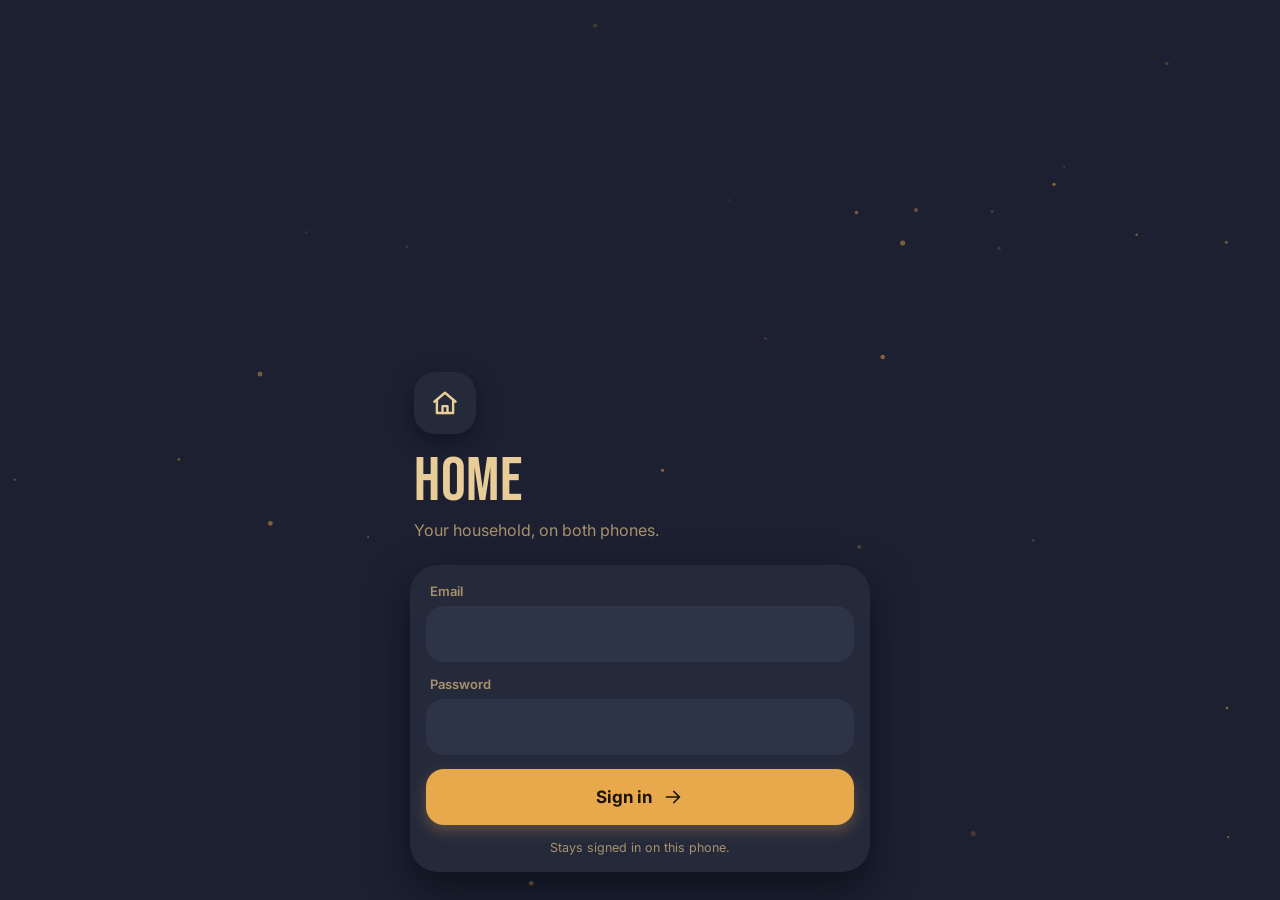
<file: index.html>
<!doctype html>
<html lang="en" class="t-night">
<head>
<meta charset="utf-8">
<meta name="viewport" content="width=device-width,initial-scale=1,viewport-fit=cover">
<meta name="theme-color" content="#272D3F">
<meta name="apple-mobile-web-app-capable" content="yes">
<meta name="mobile-web-app-capable" content="yes">
<meta name="apple-mobile-web-app-status-bar-style" content="black-translucent">
<meta name="apple-mobile-web-app-title" content="Home">
<meta name="robots" content="noindex">
<title>Home</title>
<link rel="manifest" href="manifest.webmanifest">
<link rel="apple-touch-icon" href="icons/apple-touch-icon.png?v=3">
<link rel="icon" type="image/png" href="icons/icon-192.png">
<link rel="preconnect" href="https://fonts.googleapis.com">
<link rel="preconnect" href="https://fonts.gstatic.com" crossorigin>
<link rel="stylesheet" href="https://fonts.googleapis.com/css2?family=Bebas+Neue&family=DM+Mono:wght@400;500&family=Inter:wght@400;500;600;700&family=Nunito:wght@500;600;700;800&display=swap">
<link rel="stylesheet" href="css/app.css">
<script src="js/boot.js"></script>
<script src="config.js"></script>
<script type="module" src="js/app.js"></script>
</head>
<body>
<div id="app"></div>
<noscript>Home needs JavaScript turned on.</noscript>
</body>
</html>
</file>
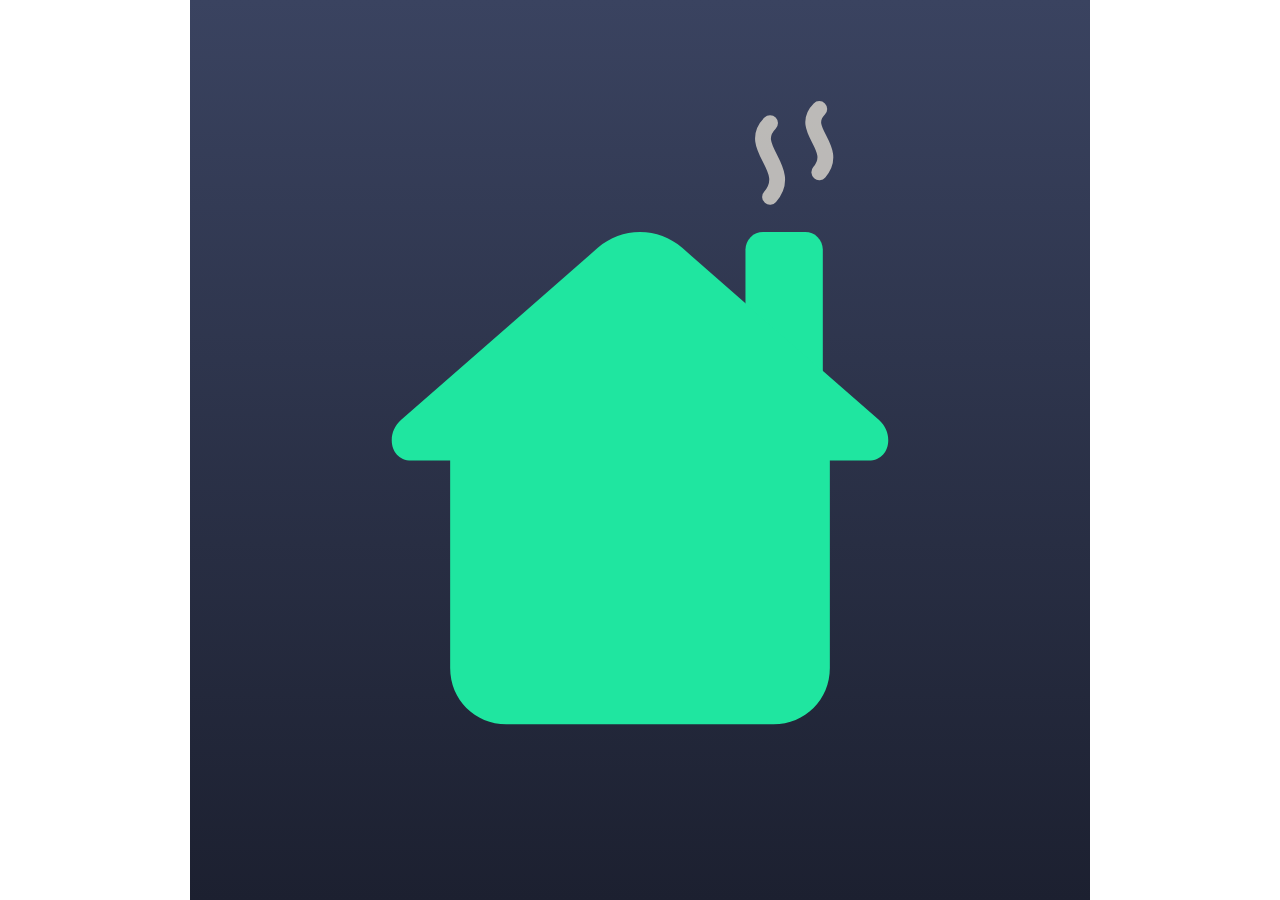
<file: tools/icon.html>
<!doctype html>
<!-- Source for icons/*.png. tools/shots.sh icons renders each theme at 512 and scales down.
     ?theme=night (default) | blush | roast -->
<html><head><meta charset="utf-8"><style>
html,body{margin:0;height:100%;overflow:hidden}
body{display:grid;place-items:center}
svg{width:100%;height:100%}
</style></head><body>
<script>
var t = new URLSearchParams(location.search).get('theme') || 'night';
var S = {
  night: '<defs><linearGradient id="g" x1="0" y1="0" x2="0" y2="1"><stop offset="0" stop-color="#3A4360"/><stop offset="1" stop-color="#1C2030"/></linearGradient></defs>' +
    '<rect width="512" height="512" fill="url(#g)"/>' +
    // chimney (behind roof), solid rounded house, wavy smoke lines
    '<rect x="316" y="132" width="44" height="100" rx="10" fill="#1FE6A0"/>' +
    '<path d="M256 112c9 0 17 3 24 9l112 98c9 8 6 23-6 23h-22v118c0 18-14 32-32 32H180c-18 0-32-14-32-32V242h-22c-12 0-15-15-6-23l112-98c7-6 15-9 24-9z" fill="#1FE6A0" transform="translate(0 20)"/>' +
    '<path d="M330 70c-14 14 14 26 0 42M358 62c-12 12 12 22 0 36" fill="none" stroke="#E8E3D7" stroke-width="9" stroke-linecap="round" opacity=".75"/>',
  blush: '<defs><linearGradient id="g" x1="0" y1="0" x2="0" y2="1"><stop offset="0" stop-color="#F9D3DF"/><stop offset="1" stop-color="#EE9CB7"/></linearGradient></defs>' +
    '<rect width="512" height="512" fill="url(#g)"/>' +
    // soft rounded house
    '<path d="M256 112c9 0 17 3 24 9l112 98c9 8 6 23-6 23h-22v118c0 18-14 32-32 32H180c-18 0-32-14-32-32V242h-22c-12 0-15-15-6-23l112-98c7-6 15-9 24-9z" fill="#FFF8F9"/>' +
    // heart
    '<path d="M256 352c-4 0-8-2-11-4-27-21-55-43-55-72 0-19 14-33 32-33 14 0 26 8 34 20 8-12 20-20 34-20 18 0 32 14 32 33 0 29-28 51-55 72-3 2-7 4-11 4z" fill="#E0688F"/>' +
    // sparkles
    '<path d="M400 120l7 17 17 7-17 7-7 17-7-17-17-7 17-7z" fill="#FFF8F9" opacity=".9"/>' +
    '<circle cx="118" cy="150" r="9" fill="#FFF8F9" opacity=".75"/>',
  roast: '<defs><linearGradient id="g" x1="0" y1="0" x2="0" y2="1"><stop offset="0" stop-color="#64564B"/><stop offset="1" stop-color="#3E342E"/></linearGradient></defs>' +
    '<rect width="512" height="512" fill="url(#g)"/>' +
    '<path d="M256 112c9 0 17 3 24 9l112 98c9 8 6 23-6 23h-22v118c0 18-14 32-32 32H180c-18 0-32-14-32-32V242h-22c-12 0-15-15-6-23l112-98c7-6 15-9 24-9z" fill="#EDE6D9"/>' +
    // rounded door in turquoise with a knob
    '<rect x="220" y="262" width="72" height="110" rx="30" fill="#00DDE8"/>' +
    '<circle cx="272" cy="320" r="6" fill="#05292B"/>' +
    // steam curls
    '<path d="M376 92c-14 14 14 26 0 42M404 100c-12 12 12 22 0 36" fill="none" stroke="#EDE6D9" stroke-width="9" stroke-linecap="round" opacity=".7"/>'
};
document.body.innerHTML = '<svg viewBox="0 0 512 512" xmlns="http://www.w3.org/2000/svg" aria-hidden="true">' + (S[t] || S.night) + '</svg>';
</script>
</body></html>
</file>
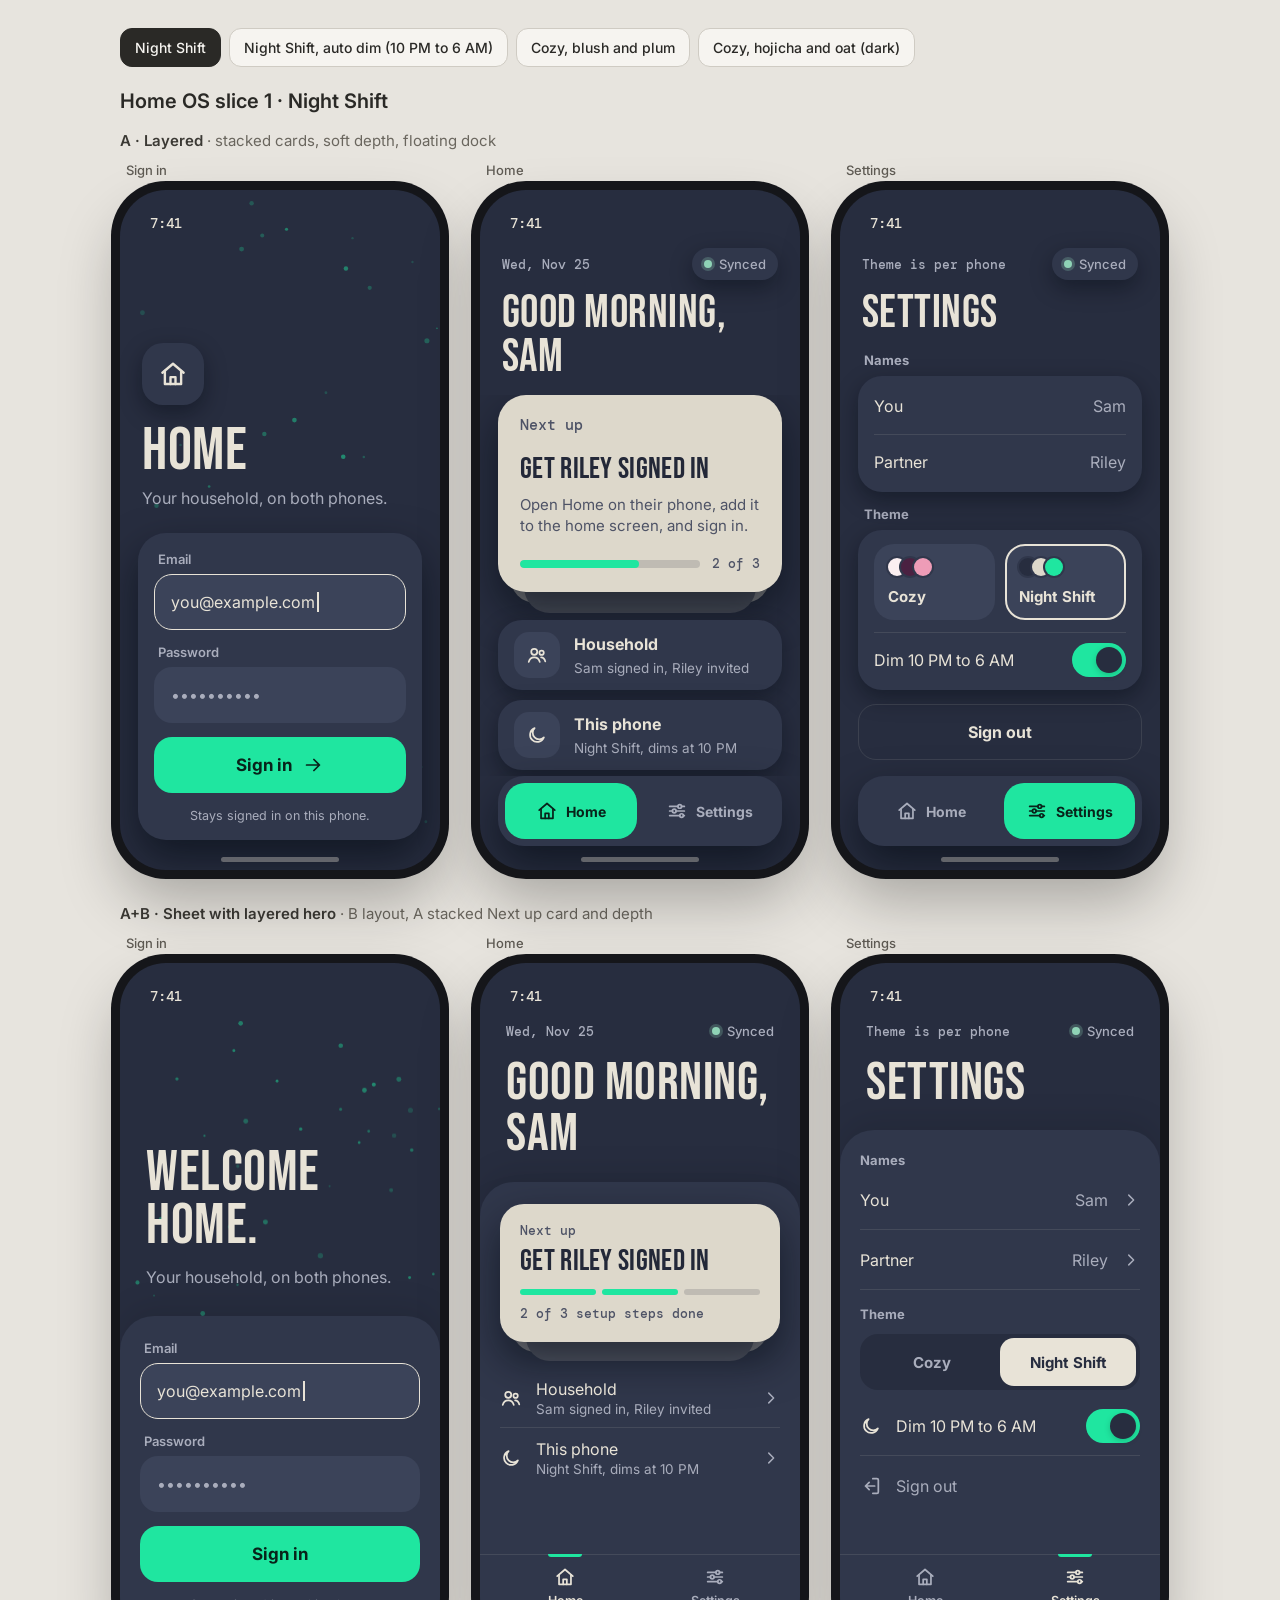
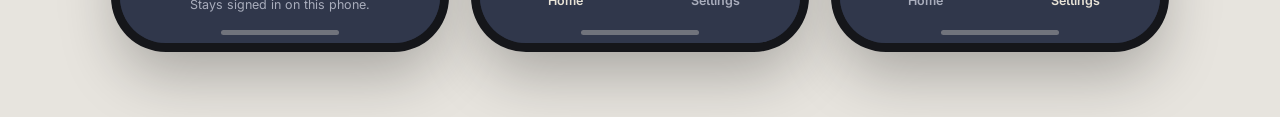
<file: design/mockups/slice1.html>
<!doctype html>
<html lang="en">
<head>
<meta charset="utf-8">
<meta name="viewport" content="width=device-width,initial-scale=1">
<title>Home OS slice 1 mockups (A chosen)</title>
<link href="https://fonts.googleapis.com/css2?family=Bebas+Neue&family=DM+Mono:wght@400;500&family=Inter:wght@400;500;600&family=Nunito:wght@500;600;700;800&display=swap" rel="stylesheet">
<style>
*{box-sizing:border-box}
body{margin:0;background:#E7E4DE;font-family:Inter,system-ui,sans-serif;color:#2A2926;padding:28px 32px 40px}
.bar{display:flex;flex-wrap:wrap;gap:8px;align-items:center;margin:0 auto 22px;max-width:1040px}
.bar button{font:500 14px Inter;padding:10px 14px;border-radius:12px;border:1px solid #CFCBC3;background:#F6F4F0;color:#2A2926;cursor:pointer}
.bar button[aria-pressed=true]{background:#2A2926;color:#F6F4F0;border-color:#2A2926}
.shot .bar{display:none}
.title{max-width:1040px;margin:0 auto 18px;font:600 20px Inter}
.rowlab{max-width:1040px;margin:0 auto 12px;font:600 15px Inter;color:#3B3934}
.rowlab span{font-weight:400;color:#6A665E}
.row{display:grid;grid-template-columns:repeat(3,320px);gap:40px;justify-content:center;margin-bottom:34px}
.cap{font:500 13px Inter;color:#5F5B54;margin:0 0 12px 6px}

/* ---------- themes: 60 main / 30 text+surface / 10 accent ---------- */
.t-night{--bg:#272D3F;--s1:#30374B;--s2:#3B4359;--ink:#E8E3D7;--ink2:#A9ADBC;--hero:#DDD8CB;--hero-ink:#232838;--hero-ink2:#4E5366;--acc:#1FE6A0;--on-acc:#08231A;--ok:#8FD3B6;--line:rgba(243,238,226,.10);--sh:0 18px 40px rgba(2,7,15,.55);--sh-soft:0 8px 22px rgba(2,7,15,.40);
  --f-head:'Bebas Neue',sans-serif;--f-body:Inter,sans-serif;--f-num:'DM Mono',monospace;--h1:46px;--h1b:54px;--h2:30px;--hw:400;--ht:.01em;--hl:.95}
.t-dim{--bg:#1C2030;--s1:#252A3B;--s2:#2E3447;--ink:#E9CD98;--ink2:#A8916C;--hero:#2C2317;--hero-ink:#F0D6A4;--hero-ink2:#C2A77B;--acc:#E8A84C;--on-acc:#1C1306;--ok:#BDB57C;--line:rgba(233,205,152,.10)}
.t-cozy{--f-head:Nunito,sans-serif;--f-body:Nunito,sans-serif;--f-num:Nunito,sans-serif;--h1:30px;--h1b:36px;--h2:23px;--hw:800;--ht:-.015em;--hl:1.08}
.t-blush{--bg:#FBEFF1;--s1:#FFF8F9;--s2:#F6E2E8;--ink:#4A2141;--ink2:#83607A;--hero:#4A2141;--hero-ink:#FBEFF1;--hero-ink2:#DDBFD1;--acc:#EE9CB7;--on-acc:#3E1A36;--ok:#4F8A64;--line:rgba(74,33,65,.11);--sh:0 18px 36px rgba(74,33,65,.16);--sh-soft:0 8px 20px rgba(74,33,65,.08)}
.t-roast{--bg:#4A3F38;--s1:#56493F;--s2:#64564B;--ink:#EDE6D9;--ink2:#CBBFB0;--hero:#D9D1C3;--hero-ink:#3A302A;--hero-ink2:#6B5D52;--acc:#00DDE8;--on-acc:#05292B;--ok:#9FD0A8;--line:rgba(237,230,217,.11);--sh:0 18px 38px rgba(20,14,10,.42);--sh-soft:0 8px 20px rgba(20,14,10,.28)}

/* ---------- phone frame ---------- */
.ph{width:320px;height:680px;border-radius:46px;background:var(--bg);color:var(--ink);position:relative;overflow:hidden;display:flex;flex-direction:column;box-shadow:0 0 0 9px #15161A,0 30px 60px rgba(0,0,0,.28);font-family:var(--f-body);-webkit-font-smoothing:antialiased}
.ph::after{content:"";position:absolute;left:50%;bottom:8px;width:118px;height:5px;margin-left:-59px;border-radius:3px;background:var(--ink);opacity:.35;z-index:5}
.sb{height:46px;flex:none;display:flex;align-items:flex-end;padding:0 30px 4px;font:500 14px var(--f-num);position:relative;z-index:2}
h1,h2{font-family:var(--f-head);font-weight:var(--hw);letter-spacing:var(--ht);line-height:var(--hl);margin:0}
h1{font-size:var(--h1)}
.num{font-family:var(--f-num)}
.eyebrow{font:500 13px/1 var(--f-num);color:var(--ink2);margin:0 0 10px}
svg.i{width:22px;height:22px;fill:none;stroke:currentColor;stroke-width:1.9;stroke-linecap:round;stroke-linejoin:round;flex:none}
main{flex:1;min-height:0;overflow:hidden;position:relative;z-index:1}

/* motion: press + entrance */
.press{transition:transform .16s cubic-bezier(.2,.8,.2,1),background-color .2s,box-shadow .2s;cursor:pointer;-webkit-tap-highlight-color:transparent}
.press:active{transform:scale(.97)}
.rise{animation:rise .55s cubic-bezier(.2,.8,.2,1) both}
.rise.d1{animation-delay:.06s}.rise.d2{animation-delay:.12s}.rise.d3{animation-delay:.18s}
@keyframes rise{from{opacity:0;transform:translateY(12px)}to{opacity:1;transform:none}}
.shot .rise,.shot .in.focus::after{animation:none}
@media (prefers-reduced-motion:reduce){.rise{animation:none}.press{transition:none}.press:active{transform:none}}

/* shared controls */
.sync{display:inline-flex;align-items:center;gap:7px;font:500 13px var(--f-body);color:var(--ink2);white-space:nowrap}
.sync i{width:8px;height:8px;border-radius:50%;background:var(--ok);box-shadow:0 0 0 3px color-mix(in srgb,var(--ok) 25%,transparent)}
.pri{width:100%;height:56px;border:0;border-radius:18px;background:var(--acc);color:var(--on-acc);font:700 17px var(--f-body);display:flex;align-items:center;justify-content:center;gap:10px}
.lbl{font:600 13px var(--f-body);color:var(--ink2);margin:0 0 7px 4px;display:block}
.in{height:56px;border-radius:18px;background:var(--s2);border:1.5px solid transparent;padding:0 16px;display:flex;align-items:center;font-size:16px;color:var(--ink2);margin-bottom:14px}
.in.focus{border-color:var(--ink);color:var(--ink)}
.in.focus::after{content:"";width:2px;height:20px;background:var(--ink);margin-left:2px;animation:blink 1s steps(2) infinite}
@keyframes blink{50%{opacity:0}}
.tg{width:54px;height:34px;border-radius:999px;background:var(--acc);position:relative;flex:none}
.tg::after{content:"";position:absolute;right:4px;top:4px;width:26px;height:26px;border-radius:50%;background:var(--bg);box-shadow:0 2px 6px rgba(0,0,0,.18)}
.prog{display:flex;align-items:center;gap:12px}
.prog .trk{flex:1;height:8px;border-radius:99px;background:color-mix(in srgb,var(--hero-ink) 16%,transparent);overflow:hidden}
.prog .trk b{display:block;height:100%;width:66%;border-radius:99px;background:var(--acc)}
.prog span{font:500 13px var(--f-num);color:var(--hero-ink2)}
.sw{display:flex}
.sw i{width:18px;height:18px;border-radius:50%;margin-right:-5px;box-shadow:0 0 0 2px var(--s1)}
canvas.fx{position:absolute;inset:0;width:100%;height:100%;color:var(--acc);pointer-events:none;z-index:0}

/* ---------- direction A: layered cards ---------- */
.A .hd{padding:12px 22px 16px;position:relative;z-index:1}
.A .hd .top{display:flex;justify-content:space-between;align-items:center;margin-bottom:12px}
.A .hd .top .eyebrow{margin:0}
.A .hd .sync{height:32px;padding:0 12px;border-radius:999px;background:var(--s1);box-shadow:var(--sh-soft)}
.A main{padding:0 18px}
.A .stack{position:relative;margin:0 0 28px}
.A .stack::before,.A .stack::after{content:"";position:absolute;border-radius:26px;z-index:0}
.A .stack::before{left:12px;right:12px;bottom:-11px;height:60px;background:color-mix(in srgb,var(--hero) 45%,var(--bg))}
.A .stack::after{left:26px;right:26px;bottom:-21px;height:60px;background:color-mix(in srgb,var(--hero) 20%,var(--bg))}
.A .hero{position:relative;z-index:2;background:var(--hero);color:var(--hero-ink);border-radius:28px;padding:20px 22px;box-shadow:var(--sh)}
.A .hero .eyebrow{color:var(--hero-ink2)}
.A .hero h2{font-size:var(--h2);margin:0 0 10px}
.A .hero p{margin:0 0 18px;font-size:15px;line-height:1.45;color:var(--hero-ink2)}
.A .card{background:var(--s1);border-radius:24px;padding:12px 16px;box-shadow:var(--sh-soft);margin-bottom:10px;display:flex;gap:14px;align-items:center;min-height:68px}
.A .ic{width:46px;height:46px;border-radius:15px;background:var(--s2);display:grid;place-items:center;flex:none}
.A .card b{display:block;font-size:16px;font-weight:700;margin-bottom:3px}
.A .card small{font-size:13.5px;color:var(--ink2)}
.A .dock{margin:0 18px 24px;height:70px;border-radius:26px;background:var(--s1);box-shadow:var(--sh);display:flex;padding:7px;gap:7px;flex:none;position:relative;z-index:2}
.A .dock button{flex:1;border:0;border-radius:20px;background:transparent;color:var(--ink2);font:700 14px var(--f-body);display:flex;align-items:center;justify-content:center;gap:8px;min-height:56px}
.A .dock .on{background:var(--acc);color:var(--on-acc)}
.A .gt{font:700 13px var(--f-body);color:var(--ink2);margin:0 0 8px 6px}
.A .grp{background:var(--s1);border-radius:24px;box-shadow:var(--sh-soft);padding:2px 16px;margin-bottom:14px}
.A .fl{min-height:56px;display:flex;align-items:center;justify-content:space-between;font-size:16px}
.A .fl+.fl{border-top:1px solid var(--line)}
.A .fl span{color:var(--ink2)}
.A .tiles{display:grid;grid-template-columns:1fr 1fr;gap:10px;padding:12px 0}
.A .tile{border-radius:20px;background:var(--s2);border:2px solid transparent;padding:12px;min-height:76px;display:flex;flex-direction:column;justify-content:space-between;font-weight:700;font-size:15px}
.A .tile.sel{border-color:var(--ink)}
.A .ghost{width:100%;height:56px;border-radius:18px;border:1.5px solid var(--line);background:transparent;color:var(--ink);font:700 16px var(--f-body)}
.A .si{position:relative;z-index:1;flex:1;display:flex;flex-direction:column;justify-content:flex-end;padding:0 18px 30px}
.A .mark{width:62px;height:62px;border-radius:21px;background:var(--s1);box-shadow:var(--sh-soft);display:grid;place-items:center;margin:0 0 18px 4px}
.A .mark svg{width:30px;height:30px}
.A .si h1{font-size:calc(var(--h1) * 1.3);margin:0 0 8px 4px}
.A .si .sub{font-size:16px;line-height:1.45;color:var(--ink2);margin:0 0 22px 4px}
.A .form{background:var(--s1);border-radius:28px;padding:18px 16px 16px;box-shadow:var(--sh)}
.foot{font-size:12.5px;color:var(--ink2);text-align:center;margin:14px 0 0;line-height:1.4}

/* ---------- direction B: one sheet, flat rows ---------- */
.B .hd{padding:14px 26px 22px;position:relative;z-index:1}
.B .hd .top{display:flex;justify-content:space-between;align-items:center;margin-bottom:18px}
.B .hd .top .eyebrow{margin:0}
.B .hd h1{font-size:var(--h1b)}
.B .sheet{flex:1;min-height:0;background:var(--s1);border-radius:34px 34px 0 0;padding:22px 20px 0;display:flex;flex-direction:column;position:relative;z-index:1}
.B .hero{background:var(--hero);color:var(--hero-ink);border-radius:24px;padding:20px 20px 20px;margin-bottom:8px}
.B .hero .eyebrow{color:var(--hero-ink2)}
.B .hero h2{font-size:var(--h2);margin:0 0 14px}
.B .segs{display:flex;gap:6px}
.B .segs i{flex:1;height:6px;border-radius:9px;background:color-mix(in srgb,var(--hero-ink) 16%,transparent)}
.B .segs i.f{background:var(--acc)}
.B .segs+p{margin:10px 0 0;font:500 13px var(--f-num);color:var(--hero-ink2)}
.B .rw{min-height:60px;display:flex;align-items:center;gap:14px;border-bottom:1px solid var(--line);font-size:16px}
.B .rw:last-child{border-bottom:0}
.B .rw .t{flex:1}
.B .rw small{display:block;font-size:13.5px;color:var(--ink2);margin-top:2px}
.B .rw .v{color:var(--ink2)}
.B .rw .chev{color:var(--ink2);width:18px;height:18px}
.B .sec{font:700 13px var(--f-body);color:var(--ink2);margin:16px 0 2px}
.B .sec:first-child{margin-top:0}
.B .seg{display:flex;background:var(--bg);border-radius:18px;padding:4px;margin:10px 0 6px}
.B .seg div{flex:1;height:48px;border-radius:14px;display:grid;place-items:center;font-weight:700;font-size:15px;color:var(--ink2)}
.B .seg .on{background:var(--ink);color:var(--bg)}
.B .tabs{display:flex;background:var(--s1);border-top:1px solid var(--line);padding:0 10px 24px;flex:none;position:relative;z-index:1}
.B .tabs button{flex:1;border:0;background:transparent;min-height:64px;color:var(--ink2);font:600 12.5px var(--f-body);display:flex;flex-direction:column;align-items:center;justify-content:center;gap:5px;position:relative}
.B .tabs .on{color:var(--ink)}
.B .tabs .on::before{content:"";position:absolute;top:-1px;width:34px;height:3px;border-radius:0 0 3px 3px;background:var(--acc)}
.B .art{position:relative;flex:1;min-height:0;display:flex;flex-direction:column;justify-content:flex-end;padding:0 26px 26px}
.B .art h1{font-size:calc(var(--h1b) * 1.05);position:relative;z-index:1}
.B .art .sub{position:relative;z-index:1;font-size:16px;color:var(--ink2);margin:12px 0 0;line-height:1.45}
.B .sheet.form{flex:none;padding:24px 20px 30px}
.C .sheet{box-shadow:0 -10px 30px rgba(0,0,0,.10)}
.C .stack{position:relative;margin:0 0 26px}
.C .stack::before,.C .stack::after{content:"";position:absolute;border-radius:24px;z-index:0}
.C .stack::before{left:12px;right:12px;bottom:-10px;height:50px;background:color-mix(in srgb,var(--hero) 45%,var(--s1))}
.C .stack::after{left:26px;right:26px;bottom:-19px;height:50px;background:color-mix(in srgb,var(--hero) 20%,var(--s1))}
.C .hero{position:relative;z-index:2;box-shadow:var(--sh);margin:0}
.C .hd h1{font-size:var(--h1b)}
</style>
</head>
<body>
<div class="bar" id="bar"></div>
<div id="out"></div>
<script>
const I={
 home:'<path d="M3.5 11 12 3.8l8.5 7.2"/><path d="M5.5 9.6V20h13V9.6"/><path d="M10 20v-5.5h4V20"/>',
 set:'<path d="M4 7h9M17 7h3M4 12h3M11 12h9M4 17h11M19 17h1"/><circle cx="15" cy="7" r="2"/><circle cx="9" cy="12" r="2"/><circle cx="17" cy="17" r="2"/>',
 ppl:'<circle cx="9" cy="8.5" r="3.3"/><path d="M3 19.5c.8-3.3 3.2-5 6-5s5.2 1.7 6 5"/><circle cx="17" cy="9.5" r="2.4"/><path d="M16.5 14.6c2.3.1 3.9 1.6 4.5 4.4"/>',
 moon:'<path d="M19.5 14.6A7.8 7.8 0 1 1 9.4 4.5a6.2 6.2 0 0 0 10.1 10.1z"/>',
 sun:'<circle cx="12" cy="12" r="4"/><path d="M12 2.8v2M12 19.2v2M2.8 12h2M19.2 12h2M5.5 5.5l1.4 1.4M17.1 17.1l1.4 1.4M5.5 18.5l1.4-1.4M17.1 6.9l1.4-1.4"/>',
 chev:'<path d="M9 5.5 15.5 12 9 18.5"/>',
 arr:'<path d="M5 12h14M13 6l6 6-6 6"/>',
 phone:'<rect x="6.5" y="2.8" width="11" height="18.4" rx="3"/><path d="M10.5 17.8h3"/>',
 out:'<path d="M14 4h4.5A1.5 1.5 0 0 1 20 5.5v13a1.5 1.5 0 0 1-1.5 1.5H14"/><path d="M10 8l-4 4 4 4M6 12h10"/>'
};
const ic=(k,c='i')=>`<svg class="${c}" viewBox="0 0 24 24" aria-hidden="true">${I[k]}</svg>`;
const TH={
 night:{cls:'t-night',label:'Night Shift',night:true,time:'7:41',greet:'Good morning,',sw:['#272D3F','#DDD8CB','#1FE6A0'],phone:'Night Shift, dims at 10 PM'},
 dim:{cls:'t-night t-dim',label:'Night Shift, auto dim (10 PM to 6 AM)',night:true,time:'10:42',greet:'Good evening,',sw:['#1C2030','#E9CD98','#E8A84C'],phone:'Dimmed until 6 AM'},
 blush:{cls:'t-cozy t-blush',label:'Cozy, blush and plum',night:false,time:'7:41',greet:'Good morning,',sw:['#FBEFF1','#4A2141','#EE9CB7'],phone:'Cozy, blush and plum'},
 roast:{cls:'t-cozy t-roast',label:'Cozy, hojicha and oat (dark)',night:false,time:'7:41',greet:'Good morning,',sw:['#4A3F38','#D9D1C3','#00DDE8'],phone:'Cozy, hojicha and oat'}
};
const COZY_SW={blush:TH.blush.sw,roast:TH.roast.sw};
const sw=a=>`<span class="sw">${a.map(c=>`<i style="background:${c}"></i>`).join('')}</span>`;
const sb=t=>`<div class="sb">${t.time}</div>`;
const sync=`<span class="sync"><i></i>Synced</span>`;

/* ---- A ---- */
const A={
signin:t=>`<canvas class="fx"></canvas>${sb(t)}
 <div class="si">
  <div class="mark rise">${ic('home')}</div>
  <h1 class="rise d1">Home</h1>
  <p class="sub rise d1">Your household, on both phones.</p>
  <div class="form rise d2">
   <label class="lbl">Email</label><div class="in focus">you@example.com</div>
   <label class="lbl">Password</label><div class="in">••••••••••</div>
   <button class="pri press">Sign in ${ic('arr')}</button>
   <p class="foot">Stays signed in on this phone.</p>
  </div>
 </div>`,
home:t=>`${sb(t)}
 <div class="hd"><div class="top"><p class="eyebrow">Wed, Nov 25</p>${sync}</div><h1>${t.greet}<br>Sam</h1></div>
 <main>
  <div class="stack rise"><section class="hero">
   <p class="eyebrow">Next up</p><h2>Get Riley signed in</h2>
   <p>Open Home on their phone, add it to the home screen, and sign in.</p>
   <div class="prog"><div class="trk"><b></b></div><span>2 of 3</span></div>
  </section></div>
  <section class="card press rise d1"><div class="ic">${ic('ppl')}</div><div><b>Household</b><small>Sam signed in, Riley invited</small></div></section>
  <section class="card press rise d2"><div class="ic">${ic(t.night?'moon':'sun')}</div><div><b>This phone</b><small>${t.phone}</small></div></section>
 </main>
 <nav class="dock"><button class="on press">${ic('home')}Home</button><button class="press">${ic('set')}Settings</button></nav>`,
settings:t=>`${sb(t)}
 <div class="hd"><div class="top"><p class="eyebrow">Theme is per phone</p>${sync}</div><h1>Settings</h1></div>
 <main>
  <p class="gt">Names</p>
  <div class="grp rise"><div class="fl">You<span>Sam</span></div><div class="fl">Partner<span>Riley</span></div></div>
  <p class="gt">Theme</p>
  <div class="grp rise d1">
   <div class="tiles">
    <div class="tile press ${t.night?'':'sel'}">${sw(t.night?COZY_SW.blush:t.sw)}Cozy</div>
    <div class="tile press ${t.night?'sel':''}">${sw(t.night?t.sw:TH.night.sw)}Night Shift</div>
   </div>
   <div class="fl" style="border-top:1px solid var(--line)">${t.night?'Dim 10 PM to 6 AM':'Dusk 10 PM to 6 AM'}<span class="tg"></span></div>
  </div>
  <button class="ghost press rise d2">Sign out</button>
 </main>
 <nav class="dock"><button class="press">${ic('home')}Home</button><button class="on press">${ic('set')}Settings</button></nav>`
};

/* ---- B ---- */
const tabs=on=>`<nav class="tabs"><button class="press ${on==='h'?'on':''}">${ic('home')}Home</button><button class="press ${on==='s'?'on':''}">${ic('set')}Settings</button></nav>`;
const B={
signin:t=>`${sb(t)}
 <div class="art"><canvas class="fx"></canvas><h1 class="rise">Welcome<br>home.</h1><p class="sub rise d1">Your household, on both phones.</p></div>
 <div class="sheet form rise d2">
  <label class="lbl">Email</label><div class="in focus">you@example.com</div>
  <label class="lbl">Password</label><div class="in">••••••••••</div>
  <button class="pri press">Sign in</button>
  <p class="foot">Stays signed in on this phone.</p>
 </div>`,
home:t=>`${sb(t)}
 <div class="hd"><div class="top"><p class="eyebrow">Wed, Nov 25</p>${sync}</div><h1 class="rise">${t.greet}<br>Sam</h1></div>
 <div class="sheet">
  <section class="hero rise d1"><p class="eyebrow">Next up</p><h2>Get Riley signed in</h2><div class="segs"><i class="f"></i><i class="f"></i><i></i></div><p>2 of 3 setup steps done</p></section>
  <div class="rw press rise d2">${ic('ppl')}<div class="t">Household<small>Sam signed in, Riley invited</small></div>${ic('chev','i chev')}</div>
  <div class="rw press rise d3">${ic(t.night?'moon':'sun')}<div class="t">This phone<small>${t.phone}</small></div>${ic('chev','i chev')}</div>
 </div>${tabs('h')}`,
settings:t=>`${sb(t)}
 <div class="hd"><div class="top"><p class="eyebrow">Theme is per phone</p>${sync}</div><h1>Settings</h1></div>
 <div class="sheet">
  <p class="sec">Names</p>
  <div class="rw press"><div class="t">You</div><span class="v">Sam</span>${ic('chev','i chev')}</div>
  <div class="rw press"><div class="t">Partner</div><span class="v">Riley</span>${ic('chev','i chev')}</div>
  <p class="sec">Theme</p>
  <div class="seg"><div class="${t.night?'':'on'}">Cozy</div><div class="${t.night?'on':''}">Night Shift</div></div>
  <div class="rw">${ic('moon')}<div class="t">${t.night?'Dim 10 PM to 6 AM':'Dusk 10 PM to 6 AM'}</div><span class="tg"></span></div>
  <div class="rw press" style="color:var(--ink2)">${ic('out')}<div class="t">Sign out</div></div>
 </div>${tabs('s')}`
};

const C={
 signin:B.signin,
 home:t=>B.home(t).replace(/<section class="hero rise d1">([\s\S]*?)<\/section>/,'<div class="stack rise d1"><section class="hero">$1</section></div>'),
 settings:B.settings
};
const DIRS={C:{name:'A+B · Sheet with layered hero',desc:'B layout, A stacked Next up card and depth',f:C},A:{name:'A · Layered',desc:'stacked cards, soft depth, floating dock',f:A},B:{name:'B · Sheet',desc:'one rising sheet, flat rows, full-width tab bar',f:B}};
const SCREENS=[['signin','Sign in'],['home','Home'],['settings','Settings']];
const q=new URLSearchParams(location.search);
const shot=q.has('shot'); if(shot)document.body.classList.add('shot');
let state={theme:q.get('theme')||'night'};

function render(){
 const t=TH[state.theme];
 let h=`<p class="title">Home OS slice 1 · ${t.label}</p>`;
 for(const d of (q.get('dirs')||'A,C').split(',')){
  h+=`<p class="rowlab">${DIRS[d].name} <span>· ${DIRS[d].desc}</span></p><div class="row">`;
  for(const[k,n]of SCREENS)h+=`<div><p class="cap">${n}</p><div class="ph ${d=='C'?'B C':d} ${t.cls}">${DIRS[d].f[k](t)}</div></div>`;
  h+='</div>';
 }
 document.getElementById('out').innerHTML=h;
 document.getElementById('bar').innerHTML=Object.entries(TH).map(([k,v])=>`<button aria-pressed="${k===state.theme}" data-k="${k}">${v.label}</button>`).join('');
 initParticles();
}
document.getElementById('bar').addEventListener('click',e=>{const k=e.target.dataset.k;if(k){state.theme=k;render()}});

/* ---- particles: sign-in only, paused when hidden or offscreen, off for reduced motion ---- */
const reduce=matchMedia('(prefers-reduced-motion: reduce)');
let fields=[],raf=0,io;
function initParticles(){
 stop();if(io)io.disconnect();
 fields=[...document.querySelectorAll('canvas.fx')].map(cv=>{
  const r=cv.getBoundingClientRect(),dpr=Math.min(2,devicePixelRatio||1),ctx=cv.getContext('2d');
  cv.width=r.width*dpr;cv.height=r.height*dpr;ctx.scale(dpr,dpr);
  const ps=Array.from({length:34},()=>({x:Math.random()*r.width,y:Math.random()*r.height,r:.8+Math.random()*1.9,v:.10+Math.random()*.22,ph:Math.random()*6.28}));
  return{cv,ctx,w:r.width,h:r.height,ps,col:getComputedStyle(cv).color,vis:true};
 });
 io=new IntersectionObserver(es=>{for(const e of es){const f=fields.find(f=>f.cv===e.target);if(f)f.vis=e.isIntersecting}start()});
 fields.forEach(f=>io.observe(f.cv));
 if(reduce.matches)clearAll();else{fields.forEach(f=>draw(f,0));start()}
}
function draw(f,t){const{ctx,w,h,ps,col}=f;ctx.clearRect(0,0,w,h);ctx.fillStyle=col;
 for(const p of ps){if(t){p.y-=p.v;p.x+=Math.sin(t/2200+p.ph)*.12;if(p.y<-4){p.y=h+4;p.x=Math.random()*w}}
  ctx.globalAlpha=.18+.32*(.5+.5*Math.sin(t/1100+p.ph));ctx.beginPath();ctx.arc(p.x,p.y,p.r,0,6.283);ctx.fill()}
 ctx.globalAlpha=1}
function loop(t){raf=0;let any=false;for(const f of fields)if(f.vis){draw(f,t);any=true}if(any)raf=requestAnimationFrame(loop)}
function start(){if(reduce.matches||document.hidden||raf||!fields.some(f=>f.vis))return;raf=requestAnimationFrame(loop)}
function stop(){cancelAnimationFrame(raf);raf=0}
function clearAll(){fields.forEach(f=>f.ctx.clearRect(0,0,f.w,f.h))}
document.addEventListener('visibilitychange',()=>document.hidden?stop():start());
reduce.addEventListener('change',()=>{if(reduce.matches){stop();clearAll()}else start()});
render();
</script>
</body>
</html>
</file>
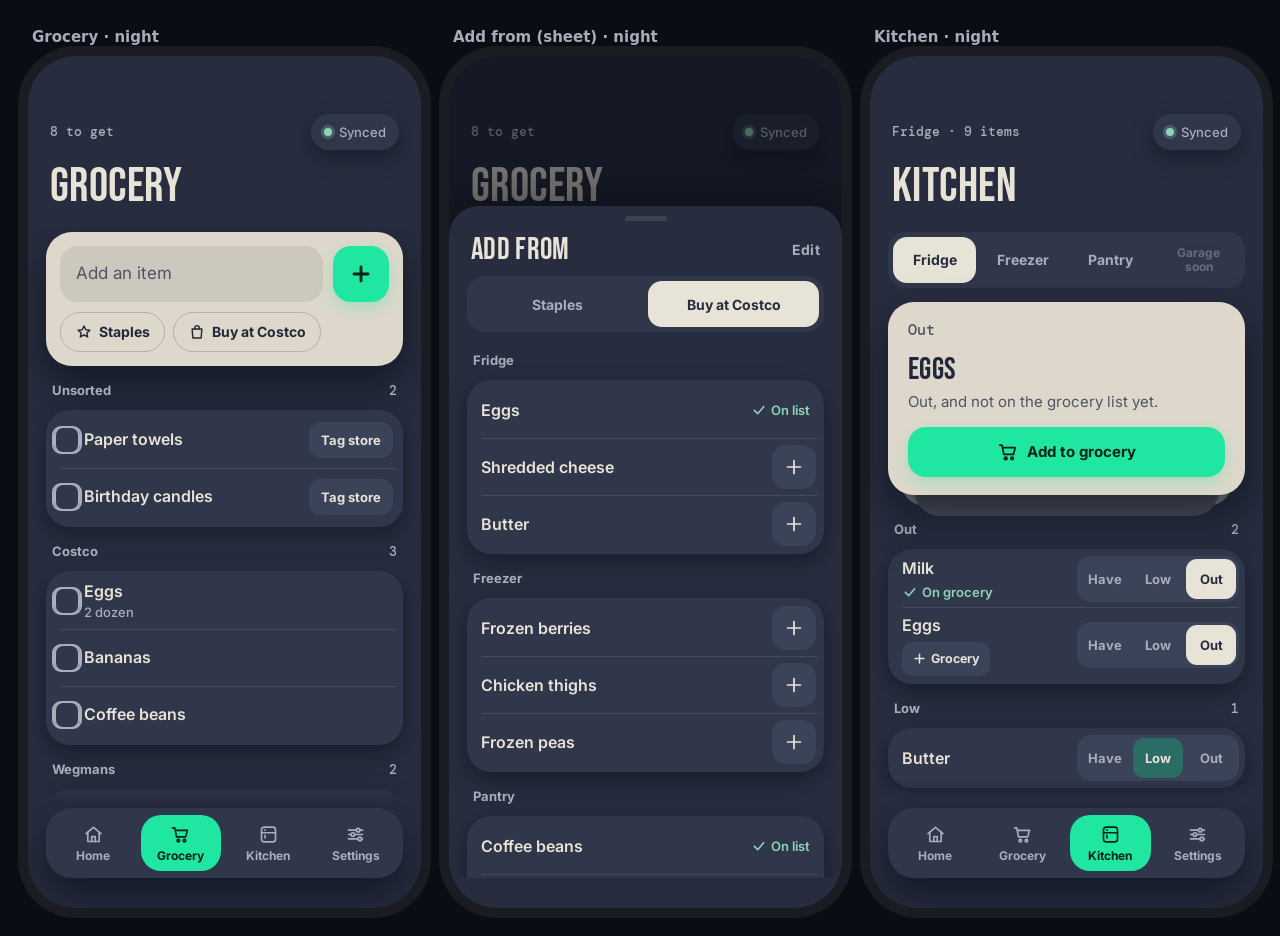
<file: design/mockups/slice2.html>
<!doctype html>
<!-- Slice 2 mockups: Grocery, Add-from sheet (Staples / Buy at Costco), Kitchen. Sample data only.
     Open with ?theme=night|dim|blush|roast -->
<html lang="en"><head><meta charset="utf-8">
<meta name="viewport" content="width=device-width,initial-scale=1">
<link rel="stylesheet" href="https://fonts.googleapis.com/css2?family=Bebas+Neue&family=DM+Mono:wght@400;500&family=Inter:wght@400;500;600;700&family=Nunito:wght@500;600;700;800&display=swap">
<link rel="stylesheet" href="../../css/app.css">
<style>
html, body { overflow: auto; height: auto; background: #0b0d14; }
.sheet-wrap { display: flex; gap: 28px; padding: 28px; align-items: flex-start; }
.cap { font: 600 15px system-ui; color: #aab; margin: 0 0 10px 4px; }
.phone { width: 393px; height: 852px; border-radius: 48px; overflow: hidden; position: relative; display: flex; flex-direction: column; background: var(--bg); color: var(--ink); font: 16px/1.4 var(--f-body); box-shadow: 0 0 0 10px #1a1c22; }
.phone .hd { padding-top: 58px; }
.phone .dockwrap { padding-bottom: 30px; }

/* 4-tab dock: icon over label */
.dock.four a { flex-direction: column; gap: 3px; font-size: 12px; }
.dock.four a svg.i { width: 21px; height: 21px; }

/* quick add (the hero on Grocery and Kitchen) */
.qa { background: var(--hero); color: var(--hero-ink); border-radius: 26px; padding: 14px; margin-bottom: 14px; box-shadow: var(--sh); }
.qa .row { display: flex; gap: 10px; }
.qa .fld { flex: 1; height: 56px; border-radius: 18px; background: color-mix(in srgb, var(--hero-ink) 9%, transparent); display: flex; align-items: center; padding: 0 16px; font-size: 17px; color: var(--hero-ink2); }
.qa .add { width: 56px; height: 56px; border-radius: 18px; background: var(--acc); color: var(--on-acc); border: 0; display: grid; place-items: center; }
.qa .chips { display: flex; gap: 8px; margin-top: 10px; }
.chip { height: 40px; padding: 0 14px; border-radius: 999px; border: 1.5px solid color-mix(in srgb, var(--hero-ink) 22%, transparent); display: inline-flex; align-items: center; gap: 6px; font: 700 14px var(--f-body); color: var(--hero-ink); background: transparent; }
.chip svg.i { width: 18px; height: 18px; }

/* list sections */
.sec { display: flex; align-items: baseline; justify-content: space-between; margin: 16px 6px 8px; }
.sec b { font: 700 13px var(--f-body); color: var(--ink2); }
.sec span { font: 500 13px var(--f-num); color: var(--ink2); }
.list { background: var(--s1); border-radius: 24px; box-shadow: var(--sh-soft); padding: 2px 6px 2px 14px; }
.it { min-height: 56px; display: flex; align-items: center; gap: 12px; }
.it + .it { border-top: 1px solid var(--line); }
.it .nm { flex: 1; font-weight: 600; }
.it .nm small { display: block; font-weight: 500; font-size: 13px; color: var(--ink2); }
.cb { width: 28px; height: 28px; border-radius: 9px; border: 2px solid var(--ink2); flex: none; display: grid; place-items: center; }
.t-cozy .cb { border-radius: 50%; }
.cb.on { background: var(--ok); border-color: var(--ok); color: var(--bg); }
.cb svg.i { width: 18px; height: 18px; stroke-width: 2.6; }
.tag { height: 36px; padding: 0 12px; border-radius: 12px; background: var(--s2); font: 700 13px var(--f-body); display: inline-flex; align-items: center; color: var(--ink); margin-right: 4px; }
.done .nm { color: var(--ink2); text-decoration: line-through; }
.clear { height: 36px; padding: 0 12px; border-radius: 12px; border: 1.5px solid var(--line); font: 700 13px var(--f-body); color: var(--ink2); background: none; margin-right: 4px; }
.plus { width: 44px; height: 44px; border-radius: 14px; background: var(--s2); display: grid; place-items: center; margin-right: 2px; }
.onlist { font: 600 13px var(--f-body); color: var(--ok); display: inline-flex; align-items: center; gap: 4px; margin-right: 8px; }
.onlist svg.i { width: 16px; height: 16px; stroke-width: 2.4; }

/* bottom sheet */
.scrim { position: absolute; inset: 0; background: rgba(5,7,12,.5); z-index: 5; }
.bs { position: absolute; left: 0; right: 0; bottom: 0; top: 150px; z-index: 6; background: var(--bg); border-radius: 30px 30px 0 0; padding: 10px 18px 30px; display: flex; flex-direction: column; box-shadow: 0 -10px 40px rgba(0,0,0,.3); }
.bs .grab { width: 42px; height: 5px; border-radius: 9px; background: var(--line); margin: 0 auto 14px; }
.bs h2 { font-size: var(--h2); margin: 0 4px 12px; display: flex; justify-content: space-between; align-items: center; }
.bs h2 a { font: 700 14px var(--f-body); color: var(--ink2); }
.seg { display: flex; background: var(--s1); border-radius: 18px; padding: 5px; gap: 5px; margin-bottom: 4px; }
.seg span { flex: 1; height: 46px; border-radius: 14px; display: grid; place-items: center; font: 700 14px var(--f-body); color: var(--ink2); }
.seg span.on { background: var(--ink); color: var(--bg); }
.seg span.soon { opacity: .45; font-size: 12px; text-align: center; line-height: 1.1; }
.bs .scroll { flex: 1; overflow: hidden; }

/* Have / Low / Out */
.hlo { display: flex; background: var(--s2); border-radius: 14px; padding: 3px; gap: 3px; flex: none; }
.hlo span { width: 50px; height: 40px; border-radius: 11px; display: grid; place-items: center; font: 700 13px var(--f-body); color: var(--ink2); }
.hlo span.h { background: var(--s1); color: var(--ink); }
.hlo span.l { background: color-mix(in srgb, var(--acc) 30%, var(--s1)); color: var(--ink); }
.hlo span.o { background: var(--ink); color: var(--bg); }
.send { height: 34px; padding: 0 10px; border-radius: 11px; background: var(--s2); color: var(--ink); font: 700 12.5px var(--f-body); display: inline-flex; align-items: center; gap: 4px; margin-top: 6px; }
.send svg.i { width: 15px; height: 15px; stroke-width: 2.4; }
.hero.sum { padding: 18px 20px; border-radius: 26px; margin-bottom: 4px; }
.hero.sum h2 { margin: 0 0 6px; }
.hero.sum p { margin: 0 0 14px; }
.hero.sum .pri { height: 50px; font-size: 15px; display: flex; align-items: center; justify-content: center; gap: 8px; }
</style>
</head>
<body>
<div class="sheet-wrap" id="w"></div>
<script>
var q = new URLSearchParams(location.search), t = q.get('theme') || 'night';
var CLS = { night: 't-night', dim: 't-night t-dim', blush: 't-cozy t-blush', roast: 't-cozy t-roast' }[t];
var I = {
  home: '<path d="M3.5 11 12 3.8l8.5 7.2"/><path d="M5.5 9.6V20h13V9.6"/><path d="M10 20v-5.5h4V20"/>',
  set: '<path d="M4 7h9M17 7h3M4 12h3M11 12h9M4 17h11M19 17h1"/><circle cx="15" cy="7" r="2"/><circle cx="9" cy="12" r="2"/><circle cx="17" cy="17" r="2"/>',
  cart: '<path d="M3 4.5h2.4l2.1 10.2h10.4l2-7.4H6.6"/><circle cx="9.5" cy="19" r="1.4"/><circle cx="16.5" cy="19" r="1.4"/>',
  box: '<rect x="4" y="3.5" width="16" height="17" rx="3"/><path d="M4 10h16M8 6.8v.4M8 13v3"/>',
  plus: '<path d="M12 5v14M5 12h14"/>',
  check: '<path d="M5 12.5 10 17.5 19 7"/>',
  star: '<path d="m12 4 2.4 5 5.4.6-4 3.7 1.1 5.3L12 16l-4.9 2.6 1.1-5.3-4-3.7 5.4-.6z"/>',
  bag: '<path d="M5.5 8h13l-1 12h-11z"/><path d="M9 8V6.5a3 3 0 0 1 6 0V8"/>'
};
function ic(k) { return '<svg class="i" viewBox="0 0 24 24" aria-hidden="true">' + I[k] + '</svg>'; }
var cozy = t === 'blush' || t === 'roast';
function hd(eb, title) { return '<header class="hd"><div class="top"><p class="eyebrow">' + eb + '</p><button class="sync s-ok"><i></i><span>Synced</span></button></div><h1>' + title + '</h1></header>'; }
function dock(on) {
  var b = function (k, l, i) { return '<a class="' + (on === k ? 'on' : '') + '">' + ic(i) + l + '</a>'; };
  return '<nav class="dockwrap"><div class="dock four">' + b('home', 'Home', 'home') + b('grocery', 'Grocery', 'cart') + b('kitchen', 'Kitchen', 'box') + b('settings', 'Settings', 'set') + '</div></nav>';
}
function cb(on) { return '<span class="cb' + (on ? ' on' : '') + '">' + (on ? ic('check') : '') + '</span>'; }
function it(name, extra, opts) { opts = opts || {}; return '<div class="it' + (opts.done ? ' done' : '') + '">' + cb(opts.done) + '<span class="nm">' + name + (opts.sub ? '<small>' + opts.sub + '</small>' : '') + '</span>' + (extra || '') + '</div>'; }
function sec(a, b) { return '<div class="sec"><b>' + a + '</b><span>' + (b || '') + '</span></div>'; }

var grocery =
  hd('8 to get', 'Grocery') +
  '<main>' +
    '<div class="qa"><div class="row"><div class="fld">' + (cozy ? 'What do we need?' : 'Add an item') + '</div><button class="add">' + ic('plus') + '</button></div>' +
    '<div class="chips"><span class="chip">' + ic('star') + 'Staples</span><span class="chip">' + ic('bag') + 'Buy at Costco</span></div></div>' +
    sec('Unsorted', '2') +
    '<div class="list">' + it('Paper towels', '<span class="tag">Tag store</span>') + it('Birthday candles', '<span class="tag">Tag store</span>') + '</div>' +
    sec('Costco', '3') +
    '<div class="list">' + it('Eggs', '', { sub: '2 dozen' }) + it('Bananas') + it('Coffee beans') + '</div>' +
    sec('Wegmans', '2') +
    '<div class="list">' + it('Sourdough bread') + it('Fresh basil') + '</div>' +
    sec('Got it', '3') +
    '<div class="list">' + it('Milk', '<button class="clear">Clear 3</button>', { done: true }) + it('Yogurt', '', { done: true }) + it('Apples', '', { done: true }) + '</div>' +
  '</main>' + dock('grocery');

var sheetRow = function (n, on) { return '<div class="it"><span class="nm">' + n + '</span>' + (on ? '<span class="onlist">' + ic('check') + 'On list</span>' : '<span class="plus">' + ic('plus') + '</span>') + '</div>'; };
var sheet =
  hd('8 to get', 'Grocery') + '<main></main>' + dock('grocery') +
  '<div class="scrim"></div><div class="bs"><div class="grab"></div>' +
  '<h2>Add from<a>Edit</a></h2>' +
  '<div class="seg"><span>Staples</span><span class="on">Buy at Costco</span></div>' +
  '<div class="scroll">' +
    sec('Fridge', '') + '<div class="list">' + sheetRow('Eggs', true) + sheetRow('Shredded cheese') + sheetRow('Butter') + '</div>' +
    sec('Freezer', '') + '<div class="list">' + sheetRow('Frozen berries') + sheetRow('Chicken thighs') + sheetRow('Frozen peas') + '</div>' +
    sec('Pantry', '') + '<div class="list">' + sheetRow('Coffee beans', true) + sheetRow('Olive oil') + '</div>' +
  '</div></div>';

var hlo = function (s) { return '<span class="hlo"><span class="' + (s === 'h' ? 'h' : '') + '">Have</span><span class="' + (s === 'l' ? 'l' : '') + '">Low</span><span class="' + (s === 'o' ? 'o' : '') + '">Out</span></span>'; };
var row = function (n, s, extra) { return '<div class="it"><span class="nm">' + n + (extra || '') + '</span>' + hlo(s) + '</div>'; };
var kitchen =
  hd('Fridge · 9 items', 'Kitchen') +
  '<main>' +
    '<div class="seg"><span class="on">Fridge</span><span>Freezer</span><span>Pantry</span><span class="soon">Garage<br>soon</span></div>' +
    '<div class="stack" style="margin:14px 0 26px"><section class="hero sum"><p class="eyebrow">Out</p><h2>Eggs</h2><p>Out, and not on the grocery list yet.</p><button class="pri">' + ic('cart') + 'Add to grocery</button></section></div>' +
    sec('Out', '2') + '<div class="list">' + row('Milk', 'o', '<br><span class="onlist" style="margin:4px 0 0">' + ic('check') + 'On grocery</span>') + row('Eggs', 'o', '<br><span class="send">' + ic('plus') + 'Grocery</span>') + '</div>' +
    sec('Low', '1') + '<div class="list">' + row('Butter', 'l') + '</div>' +
    sec('Have', '6') + '<div class="list">' + row('Shredded cheese', 'h') + row('Yogurt', 'h') + row('Hot sauce', 'h') + '</div>' +
  '</main>' + dock('kitchen');

var W = document.getElementById('w');
[['Grocery', grocery], ['Add from (sheet)', sheet], ['Kitchen', kitchen]].forEach(function (p) {
  W.insertAdjacentHTML('beforeend', '<div><p class="cap">' + p[0] + ' · ' + t + '</p><div class="phone ' + CLS + '">' + p[1] + '</div></div>');
});
</script>
</body></html>
</file>
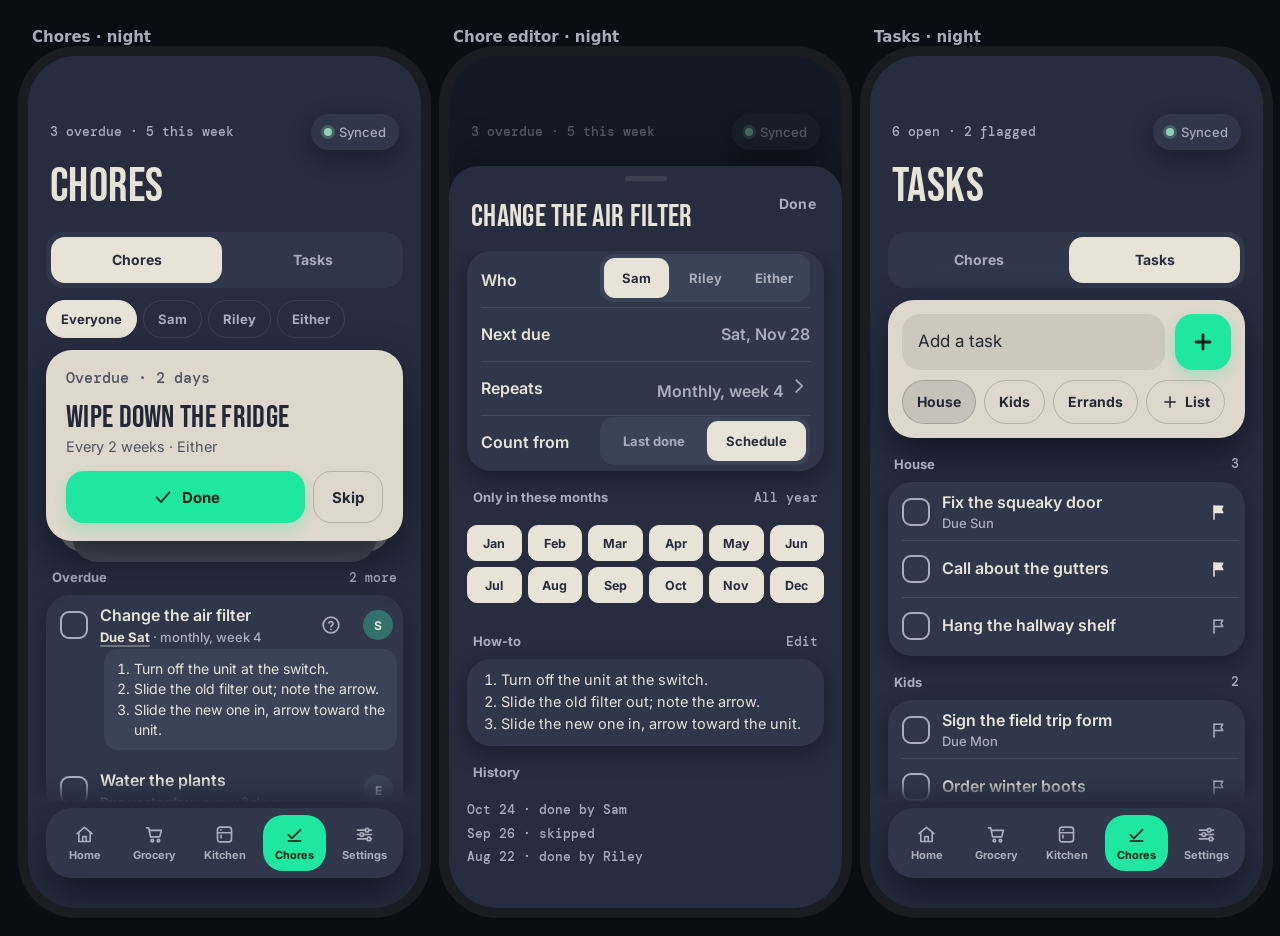
<file: design/mockups/slice3.html>
<!doctype html>
<!-- Slice 3 mockups: Chores, chore editor sheet, Tasks, Sunday reset. Sample data only (no real chores).
     Open with ?theme=night|dim|blush|roast -->
<html lang="en"><head><meta charset="utf-8">
<meta name="viewport" content="width=device-width,initial-scale=1">
<link rel="stylesheet" href="https://fonts.googleapis.com/css2?family=Bebas+Neue&family=DM+Mono:wght@400;500&family=Inter:wght@400;500;600;700&family=Nunito:wght@500;600;700;800&display=swap">
<link rel="stylesheet" href="../../css/app.css">
<style>
html, body { overflow: auto; height: auto; background: #0b0d14; }
.sheet-wrap { display: flex; gap: 28px; padding: 28px; align-items: flex-start; }
.cap { font: 600 15px system-ui; color: #aab; margin: 0 0 10px 4px; }
.phone { width: 393px; height: 852px; border-radius: 48px; overflow: hidden; position: relative; display: flex; flex-direction: column; background: var(--bg); color: var(--ink); font: 16px/1.4 var(--f-body); box-shadow: 0 0 0 10px #1a1c22; }
.phone .hd { padding-top: 58px; }
.phone .dockwrap { padding-bottom: 30px; }
.phone .dock a { font-size: 11px; }
.phone main { overflow: hidden; }

/* filter chips */
.fchips { display: flex; gap: 6px; margin: 12px 0 4px; }
.fchip { height: 38px; padding: 0 14px; border-radius: 999px; border: 1.5px solid var(--line); font: 700 13px var(--f-body); color: var(--ink2); display: inline-flex; align-items: center; }
.fchip.on { background: var(--ink); color: var(--bg); border-color: var(--ink); }

/* hero chore */
.hero.chore { padding: 18px 20px; border-radius: 26px; }
.hero.chore h2 { margin: 0 0 4px; }
.hero.chore p { margin: 0 0 14px; font-size: 14.5px; }
.hero.chore .acts { display: flex; gap: 8px; }
.hero.chore .pri { flex: 1; height: 52px; font-size: 15px; display: flex; align-items: center; justify-content: center; gap: 8px; }
.skipb { height: 52px; padding: 0 18px; border-radius: 18px; border: 1.5px solid color-mix(in srgb, var(--hero-ink) 22%, transparent); font: 700 15px var(--f-body); color: var(--hero-ink); }

/* chore rows */
.it .meta { display: block; font-weight: 500; font-size: 13px; color: var(--ink2); margin-top: 1px; }
.it .meta b { font-weight: 700; color: var(--ink); }
.late .meta b { color: var(--ink); text-decoration: underline; text-decoration-thickness: 2px; text-underline-offset: 3px; text-decoration-color: color-mix(in srgb, var(--ink) 35%, transparent); }
.who { width: 30px; height: 30px; border-radius: 50%; background: var(--s2); display: grid; place-items: center; font: 700 12px var(--f-body); color: var(--ink2); flex: none; }
.who.me { background: color-mix(in srgb, var(--acc) 28%, var(--s2)); color: var(--ink); }
.qbtn { width: 40px; height: 40px; border-radius: 12px; display: grid; place-items: center; color: var(--ink2); flex: none; }
.howto { margin: -4px 0 12px 44px; padding: 10px 12px; border-radius: 14px; background: var(--s2); font-size: 14px; line-height: 1.45; }
.howto ol { margin: 0; padding-left: 18px; }
.more { width: 100%; min-height: 52px; border-radius: 18px; border: 1.5px dashed var(--line); font: 700 14px var(--f-body); color: var(--ink2); margin-top: 8px; }

/* editor sheet */
.bs { top: 110px; }
.bs .scroll { overflow: hidden; }
.frow { min-height: 54px; display: flex; align-items: center; justify-content: space-between; gap: 10px; font-weight: 600; }
.frow + .frow { border-top: 1px solid var(--line); }
.frow .v { color: var(--ink2); font-weight: 600; }
.seg.sm > * { height: 40px; font-size: 13px; }
.months { display: grid; grid-template-columns: repeat(6, 1fr); gap: 6px; padding: 10px 0 12px; }
.months span { height: 36px; border-radius: 10px; display: grid; place-items: center; font: 700 12.5px var(--f-body); color: var(--ink2); border: 1.5px solid var(--line); }
.months span.on { background: var(--ink); color: var(--bg); border-color: var(--ink); }
.steps { padding: 8px 0 10px; font-size: 14.5px; line-height: 1.5; }
.steps ol { margin: 0; padding-left: 20px; }
.hist { font: 500 13px var(--f-num); color: var(--ink2); line-height: 1.8; padding: 8px 0 12px; }

/* tasks */
.flag { width: 40px; height: 40px; display: grid; place-items: center; color: var(--ink2); flex: none; }
.flag.on { color: var(--ink); }
.flag svg.i { width: 20px; height: 20px; }
.flag.on svg.i { fill: currentColor; }

/* sunday reset */
.rs-sum { font-size: 15px; color: var(--ink2); line-height: 1.45; margin: 0 6px 6px; }
.pill { font: 700 11.5px var(--f-body); padding: 3px 8px; border-radius: 8px; background: var(--s2); color: var(--ink2); flex: none; margin-right: 6px; }
.bigbtn { position: absolute; left: 18px; right: 18px; bottom: 124px; z-index: 3; }
.bigbtn .pri { height: 58px; font-size: 17px; display: flex; align-items: center; justify-content: center; gap: 8px; box-shadow: var(--sh); }
</style>
</head>
<body>
<div class="sheet-wrap" id="w"></div>
<script>
var q = new URLSearchParams(location.search), t = q.get('theme') || 'night';
var CLS = { night: 't-night', dim: 't-night t-dim', blush: 't-cozy t-blush', roast: 't-cozy t-roast' }[t];
var cozy = t === 'blush' || t === 'roast';
var I = {
  home: '<path d="M3.5 11 12 3.8l8.5 7.2"/><path d="M5.5 9.6V20h13V9.6"/><path d="M10 20v-5.5h4V20"/>',
  set: '<path d="M4 7h9M17 7h3M4 12h3M11 12h9M4 17h11M19 17h1"/><circle cx="15" cy="7" r="2"/><circle cx="9" cy="12" r="2"/><circle cx="17" cy="17" r="2"/>',
  cart: '<path d="M3 4.5h2.4l2.1 10.2h10.4l2-7.4H6.6"/><circle cx="9.5" cy="19" r="1.4"/><circle cx="16.5" cy="19" r="1.4"/>',
  box: '<rect x="4" y="3.5" width="16" height="17" rx="3"/><path d="M4 10h16M8 6.8v.4M8 13v3"/>',
  chore: '<path d="M5 12.5 9 16.5 19 6.5"/><path d="M5 19.5h14"/>',
  plus: '<path d="M12 5v14M5 12h14"/>',
  check: '<path d="M5 12.5 10 17.5 19 7"/>',
  q: '<circle cx="12" cy="12" r="8.5"/><path d="M9.8 9.6a2.3 2.3 0 0 1 4.4.9c0 1.6-2.2 2-2.2 3.4M12 16.8v.1"/>',
  flag: '<path d="M6 20.5V4.5M6 5h10.5l-2 3.8 2 3.8H6"/>',
  reset: '<path d="M4.5 12a7.5 7.5 0 1 0 2.2-5.3L4.5 9"/><path d="M4.5 4.5V9H9"/>',
  chev: '<path d="M9 5.5 15.5 12 9 18.5"/>'
};
function ic(k) { return '<svg class="i" viewBox="0 0 24 24" aria-hidden="true">' + I[k] + '</svg>'; }
function hd(eb, title, badge) { return '<header class="hd"><div class="top"><p class="eyebrow">' + eb + '</p>' + (badge || '<button class="sync s-ok"><i></i><span>Synced</span></button>') + '</div><h1>' + title + '</h1></header>'; }
function dock(on) {
  var b = function (k, l, i) { return '<a class="' + (on === k ? 'on' : '') + '">' + ic(i) + l + '</a>'; };
  return '<nav class="dockwrap"><div class="dock">' + b('home', 'Home', 'home') + b('grocery', 'Grocery', 'cart') + b('kitchen', 'Kitchen', 'box') + b('chores', 'Chores', 'chore') + b('settings', 'Settings', 'set') + '</div></nav>';
}
function cb(on) { return '<span class="cb' + (on ? ' on' : '') + '">' + (on ? ic('check') : '') + '</span>'; }
function sec(a, b) { return '<div class="sec"><b>' + a + '</b><span>' + (b || '') + '</span></div>'; }
function who(w) { return '<span class="who' + (w === 'S' ? ' me' : '') + '">' + w + '</span>'; }
function chore(name, meta, w, opts) { opts = opts || {}; return '<div class="it' + (opts.late ? ' late' : '') + '">' + cb() + '<span class="nm">' + name + '<span class="meta">' + meta + '</span></span>' + (opts.q ? '<span class="qbtn">' + ic('q') + '</span>' : '') + who(w) + '</div>' + (opts.open ? '<div class="howto"><ol><li>Turn off the unit at the switch.</li><li>Slide the old filter out; note the arrow.</li><li>Slide the new one in, arrow toward the unit.</li></ol></div>' : ''); }

var chores =
  hd('3 overdue · 5 this week', 'Chores') +
  '<main>' +
    '<div class="seg"><span class="on">Chores</span><span>Tasks</span></div>' +
    '<div class="fchips"><span class="fchip on">Everyone</span><span class="fchip">Sam</span><span class="fchip">Riley</span><span class="fchip">Either</span></div>' +
    '<div class="stack" style="margin:12px 0 26px"><section class="hero chore"><p class="eyebrow">Overdue · 2 days</p><h2>Wipe down the fridge</h2><p>Every 2 weeks · Either</p>' +
      '<div class="acts"><button class="pri">' + ic('check') + 'Done</button><button class="skipb">Skip</button></div></section></div>' +
    sec('Overdue', '2 more') +
    '<div class="list">' + chore('Change the air filter', '<b>Due Sat</b> · monthly, week 4', 'S', { late: true, q: true, open: true }) + chore('Water the plants', '<b>Due yesterday</b> · every 3 days', 'E', { late: true }) + '</div>' +
    sec('This week', '5') +
    '<div class="list">' + chore('Take out recycling', '<b>Tue</b> · every 2 weeks', 'R') + chore('Clean the bathrooms', '<b>Thu</b> · weekly, after done', 'E') + chore('Wash the bedding', '<b>Sat</b> · weekly', 'E') + '</div>' +
  '</main>' + dock('chores');

var editor =
  hd('3 overdue · 5 this week', 'Chores') + '<main></main>' + dock('chores') +
  '<div class="scrim"></div><div class="bs"><div class="grab"></div>' +
  '<h2>Change the air filter<a class="lnk">Done</a></h2>' +
  '<div class="scroll">' +
    '<div class="list" style="padding:2px 14px">' +
      '<div class="frow">Who<div class="seg sm" style="width:210px"><span class="on">Sam</span><span>Riley</span><span>Either</span></div></div>' +
      '<div class="frow">Next due<span class="v">Sat, Nov 28</span></div>' +
      '<div class="frow">Repeats<span class="v">Monthly, week 4 ' + ic('chev') + '</span></div>' +
      '<div class="frow">Count from<div class="seg sm" style="width:210px"><span>Last done</span><span class="on">Schedule</span></div></div>' +
    '</div>' +
    sec('Only in these months', 'All year') +
    '<div class="months">' + ['Jan','Feb','Mar','Apr','May','Jun','Jul','Aug','Sep','Oct','Nov','Dec'].map(function (m) { return '<span class="on">' + m + '</span>'; }).join('') + '</div>' +
    sec('How-to', 'Edit') +
    '<div class="list" style="padding:2px 14px"><div class="steps"><ol><li>Turn off the unit at the switch.</li><li>Slide the old filter out; note the arrow.</li><li>Slide the new one in, arrow toward the unit.</li></ol></div></div>' +
    sec('History', '') +
    '<div class="hist">Oct 24 · done by Sam<br>Sep 26 · skipped<br>Aug 22 · done by Riley</div>' +
  '</div></div>';

function task(name, cat, flag, done) { return '<div class="it' + (done ? ' done' : '') + '">' + cb(done) + '<span class="nm">' + name + (cat ? '<span class="meta">' + cat + '</span>' : '') + '</span><span class="flag' + (flag ? ' on' : '') + '">' + ic('flag') + '</span></div>'; }
var tasks =
  hd('6 open · 2 flagged', 'Tasks') +
  '<main>' +
    '<div class="seg"><span>Chores</span><span class="on">Tasks</span></div>' +
    '<div class="qa" style="margin-top:12px"><div class="row"><div class="fld" style="display:flex;align-items:center">' + (cozy ? 'What needs doing?' : 'Add a task') + '</div><button class="add">' + ic('plus') + '</button></div>' +
    '<div class="chips"><span class="chip" style="background:color-mix(in srgb, var(--hero-ink) 12%, transparent)">House</span><span class="chip">Kids</span><span class="chip">Errands</span><span class="chip">' + ic('plus') + 'List</span></div></div>' +
    sec('House', '3') + '<div class="list">' + task('Fix the squeaky door', 'Due Sun', true) + task('Call about the gutters', '', true) + task('Hang the hallway shelf', '') + '</div>' +
    sec('Kids', '2') + '<div class="list">' + task('Sign the field trip form', 'Due Mon', false) + task('Order winter boots', '') + '</div>' +
    sec('Errands', '1') + '<div class="list">' + task('Return the library books', 'Due Wed') + '</div>' +
  '</main>' + dock('chores');

function miss(name, meta, pill) { return '<div class="it">' + '<span class="pill">' + pill + '</span><span class="nm">' + name + '<span class="meta">' + meta + '</span></span></div>'; }
var reset =
  hd('Sunday, Nov 29', 'Sunday reset') +
  '<main>' +
    '<p class="rs-sum">4 things were missed this week. Weekly ones start fresh; the rest stay until they’re done.</p>' +
    sec('Starts fresh', '3') +
    '<div class="list">' + miss('Wash the bedding', 'Was due Sat · next Sat', 'Weekly') + miss('Water the plants', 'Was due Thu · next Wed', 'Every 3 days') + miss('Take out recycling', 'Was due Tue · next Tue', 'Every 2 wks') + '</div>' +
    sec('Stays until done', '1') +
    '<div class="list">' + miss('Change the air filter', 'Was due Sat · still due', 'Monthly') + '</div>' +
  '</main>' +
  '<div class="bigbtn"><button class="pri">' + ic('reset') + 'Reset week</button></div>' + dock('chores');

var W = document.getElementById('w');
[['Chores', chores], ['Chore editor', editor], ['Tasks', tasks], ['Sunday reset', reset]].forEach(function (p) {
  W.insertAdjacentHTML('beforeend', '<div><p class="cap">' + p[0] + ' · ' + t + '</p><div class="phone ' + CLS + '">' + p[1] + '</div></div>');
});
</script>
</body></html>
</file>
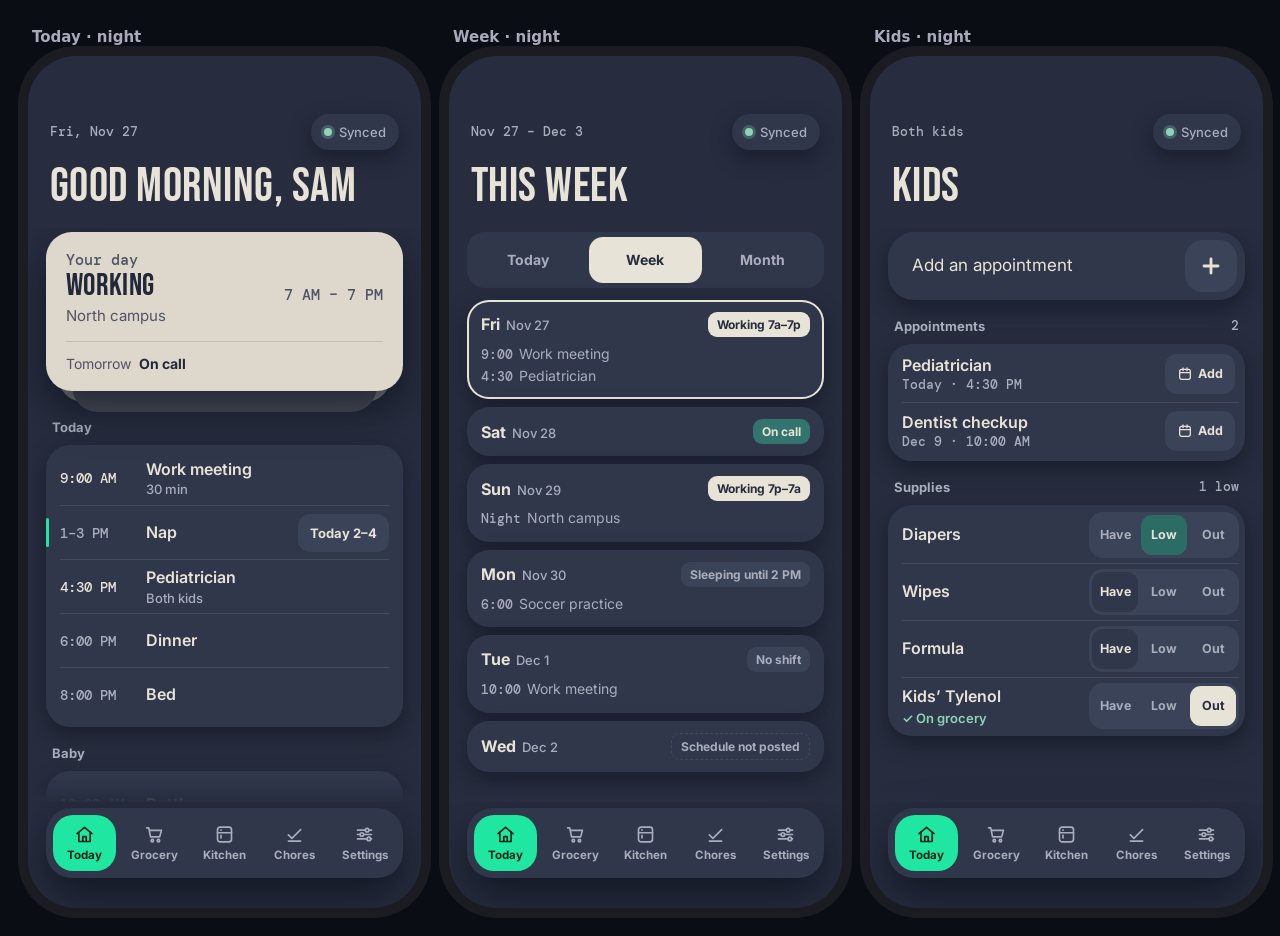
<file: design/mockups/slice4.html>
<!doctype html>
<!-- Slice 4 mockups: Today, Week, Kids, calendar warning. Sample data only (no real shifts, sites, or events).
     Open with ?theme=night|dim|blush|roast -->
<html lang="en"><head><meta charset="utf-8">
<meta name="viewport" content="width=device-width,initial-scale=1">
<link rel="stylesheet" href="https://fonts.googleapis.com/css2?family=Bebas+Neue&family=DM+Mono:wght@400;500&family=Inter:wght@400;500;600;700&family=Nunito:wght@500;600;700;800&display=swap">
<link rel="stylesheet" href="../../css/app.css">
<style>
html, body { overflow: auto; height: auto; background: #0b0d14; }
.sheet-wrap { display: flex; gap: 28px; padding: 28px; align-items: flex-start; }
.cap { font: 600 15px system-ui; color: #aab; margin: 0 0 10px 4px; }
.phone { width: 393px; height: 852px; border-radius: 48px; overflow: hidden; position: relative; display: flex; flex-direction: column; background: var(--bg); color: var(--ink); font: 16px/1.4 var(--f-body); box-shadow: 0 0 0 10px #1a1c22; }
.phone .hd { padding-top: 58px; }
.phone .dockwrap { padding-bottom: 30px; }
.phone main { overflow: hidden; }

/* shift hero */
.hero.shift { padding: 18px 20px; border-radius: 26px; }
.hero.shift h2 { margin: 0 0 4px; }
.hero.shift p { margin: 0; font-size: 15px; }
.hero.shift .row2 { display: flex; justify-content: space-between; align-items: flex-end; gap: 10px; }
.hero.shift .big { font: 500 15px var(--f-num); color: var(--hero-ink2); }
.tom { display: flex; gap: 8px; margin-top: 14px; padding-top: 12px; border-top: 1px solid color-mix(in srgb, var(--hero-ink) 14%, transparent); font-size: 14px; color: var(--hero-ink2); }
.tom b { color: var(--hero-ink); }

/* day blocks timeline */
.tl { background: var(--s1); border-radius: 24px; box-shadow: var(--sh-soft); padding: 6px 14px; }
.tl .r { min-height: 54px; display: flex; align-items: center; gap: 12px; }
.tl .r + .r { border-top: 1px solid var(--line); }
.tl .t { width: 74px; font: 500 14px var(--f-num); color: var(--ink2); flex: none; }
.t-cozy .tl .t { font-family: var(--f-body); font-weight: 700; }
.tl .w { flex: 1; font-weight: 600; }
.tl .w small { display: block; font-weight: 500; font-size: 13px; color: var(--ink2); }
.tl .now { position: relative; }
.tl .now::before { content: ""; position: absolute; left: -14px; top: 12px; bottom: 12px; width: 3px; border-radius: 3px; background: var(--acc); }
.mini { height: 38px; padding: 0 12px; border-radius: 12px; background: var(--s2); font: 700 13px var(--f-body); color: var(--ink); flex: none; }
.ev .t { color: var(--ink); }
.tag2 { font: 700 11px var(--f-body); padding: 3px 7px; border-radius: 7px; background: var(--s2); color: var(--ink2); margin-left: 6px; vertical-align: 1px; }
.upd { text-align: center; font: 500 12.5px var(--f-num); color: var(--ink2); margin: 16px 0 4px; }

/* week list */
.seg3 { margin-bottom: 12px; }
.day { background: var(--s1); border-radius: 22px; box-shadow: var(--sh-soft); padding: 12px 14px; margin-bottom: 8px; }
.day .dh { display: flex; justify-content: space-between; align-items: center; gap: 10px; }
.day .dn { font-weight: 700; }
.day .dn small { font-weight: 500; color: var(--ink2); margin-left: 6px; font-size: 13px; }
.sc { font: 700 12px var(--f-body); padding: 5px 9px; border-radius: 9px; background: var(--s2); color: var(--ink); white-space: nowrap; }
.sc.work { background: var(--ink); color: var(--bg); }
.sc.call { background: color-mix(in srgb, var(--acc) 30%, var(--s2)); }
.sc.sleep, .sc.none { color: var(--ink2); }
.sc.np { color: var(--ink2); border: 1.5px dashed var(--line); background: transparent; }
.day .el { margin-top: 6px; font-size: 14px; color: var(--ink2); line-height: 1.6; }
.day .el b { font: 500 13px var(--f-num); color: var(--ink2); margin-right: 6px; }
.day.today { box-shadow: inset 0 0 0 2px var(--ink), var(--sh-soft); }

/* kids */
.appt .when { font: 500 13px var(--f-num); color: var(--ink2); display: block; }
.cal { height: 40px; padding: 0 12px; border-radius: 12px; background: var(--s2); font: 700 12.5px var(--f-body); color: var(--ink); display: inline-flex; align-items: center; gap: 5px; flex: none; margin-right: 4px; }
.cal svg.i { width: 16px; height: 16px; }
.hlo { display: flex; background: var(--s2); border-radius: 14px; padding: 3px; gap: 3px; flex: none; }
.hlo span { width: 46px; height: 40px; border-radius: 11px; display: grid; place-items: center; font: 700 12.5px var(--f-body); color: var(--ink2); }
.hlo .h { background: var(--s1); color: var(--ink); } .hlo .l { background: color-mix(in srgb, var(--acc) 30%, var(--s1)); color: var(--ink); } .hlo .o { background: var(--ink); color: var(--bg); }

/* warning (red is for errors only) */
.warn { display: flex; gap: 10px; align-items: flex-start; padding: 12px 14px; border-radius: 18px; border: 1.5px solid color-mix(in srgb, var(--err) 55%, transparent); background: color-mix(in srgb, var(--err) 10%, var(--bg)); color: var(--ink); font-size: 14px; line-height: 1.4; margin-bottom: 12px; }
.warn svg.i { color: var(--err); flex: none; margin-top: 1px; }
.warn b { display: block; }
.hero.shift.unknown h2 { opacity: .8; }
</style>
</head>
<body>
<div class="sheet-wrap" id="w"></div>
<script>
var q = new URLSearchParams(location.search), t = q.get('theme') || 'night';
var CLS = { night: 't-night', dim: 't-night t-dim', blush: 't-cozy t-blush', roast: 't-cozy t-roast' }[t];
var I = {
  home: '<path d="M3.5 11 12 3.8l8.5 7.2"/><path d="M5.5 9.6V20h13V9.6"/><path d="M10 20v-5.5h4V20"/>',
  set: '<path d="M4 7h9M17 7h3M4 12h3M11 12h9M4 17h11M19 17h1"/><circle cx="15" cy="7" r="2"/><circle cx="9" cy="12" r="2"/><circle cx="17" cy="17" r="2"/>',
  cart: '<path d="M3 4.5h2.4l2.1 10.2h10.4l2-7.4H6.6"/><circle cx="9.5" cy="19" r="1.4"/><circle cx="16.5" cy="19" r="1.4"/>',
  box: '<rect x="4" y="3.5" width="16" height="17" rx="3"/><path d="M4 10h16M8 6.8v.4M8 13v3"/>',
  chore: '<path d="M5 12.5 9 16.5 19 6.5"/><path d="M5 19.5h14"/>',
  cal: '<rect x="4" y="5" width="16" height="15" rx="3"/><path d="M4 10h16M9 3v4M15 3v4"/>',
  plus: '<path d="M12 5v14M5 12h14"/>',
  warn: '<path d="M12 4 21 19.5H3z"/><path d="M12 10v4.5M12 17v.1"/>',
  chev: '<path d="M9 5.5 15.5 12 9 18.5"/>',
  kid: '<circle cx="12" cy="7.5" r="3"/><path d="M6.5 20c.6-4 2.8-6 5.5-6s4.9 2 5.5 6"/>'
};
function ic(k) { return '<svg class="i" viewBox="0 0 24 24" aria-hidden="true">' + I[k] + '</svg>'; }
function hd(eb, title) { return '<header class="hd"><div class="top"><p class="eyebrow">' + eb + '</p><button class="sync s-ok"><i></i><span>Synced</span></button></div><h1>' + title + '</h1></header>'; }
function dock(on) {
  var b = function (k, l, i) { return '<a class="' + (on === k ? 'on' : '') + '">' + ic(i) + l + '</a>'; };
  return '<nav class="dockwrap"><div class="dock">' + b('home', 'Today', 'home') + b('grocery', 'Grocery', 'cart') + b('kitchen', 'Kitchen', 'box') + b('chores', 'Chores', 'chore') + b('settings', 'Settings', 'set') + '</div></nav>';
}
function sec(a, b) { return '<div class="sec"><b>' + a + '</b><span>' + (b || '') + '</span></div>'; }
function r(time, what, sub, extra, cls) { return '<div class="r ' + (cls || '') + '"><span class="t">' + time + '</span><span class="w">' + what + (sub ? '<small>' + sub + '</small>' : '') + '</span>' + (extra || '') + '</div>'; }

var today =
  hd('Fri, Nov 27', 'Good morning, Sam') +
  '<main>' +
    '<div class="stack" style="margin:0 0 26px"><section class="hero shift"><p class="eyebrow">Your day</p>' +
      '<div class="row2"><h2>Working</h2><span class="big">7 AM – 7 PM</span></div><p>North campus</p>' +
      '<div class="tom"><span>Tomorrow</span><b>On call</b></div></section></div>' +
    sec('Today', '') +
    '<div class="tl">' +
      r('9:00 AM', 'Work meeting', '30 min', '', 'ev') +
      r('1–3 PM', 'Nap', '', '<button class="mini">Today 2–4</button>', 'now') +
      r('4:30 PM', 'Pediatrician', 'Both kids', '', 'ev') +
      r('6:00 PM', 'Dinner', '') +
      r('8:00 PM', 'Bed', '') +
    '</div>' +
    sec('Baby', '') +
    '<div class="tl">' + r('10:30 AM', 'Bottle', '') + r('3:00 PM', 'Bottle', '') + '</div>' +
    '<a class="card" style="margin-top:14px"><div class="ic">' + ic('chore') + '</div><div><b>Chores</b><small>2 due today</small></div></a>' +
  '</main>' + dock('home');

function day(dn, date, chip, cls, evs, isToday) { return '<div class="day' + (isToday ? ' today' : '') + '"><div class="dh"><span class="dn">' + dn + '<small>' + date + '</small></span><span class="sc ' + cls + '">' + chip + '</span></div>' + (evs ? '<div class="el">' + evs + '</div>' : '') + '</div>'; }
var week =
  hd('Nov 27 – Dec 3', 'This week') +
  '<main>' +
    '<div class="seg seg3"><span>Today</span><span class="on">Week</span><span>Month</span></div>' +
    day('Fri', 'Nov 27', 'Working 7a–7p', 'work', '<b>9:00</b>Work meeting<br><b>4:30</b>Pediatrician', true) +
    day('Sat', 'Nov 28', 'On call', 'call', '') +
    day('Sun', 'Nov 29', 'Working 7p–7a', 'work', '<b>Night</b>North campus') +
    day('Mon', 'Nov 30', 'Sleeping until 2 PM', 'sleep', '<b>6:00</b>Soccer practice') +
    day('Tue', 'Dec 1', 'No shift', 'none', '<b>10:00</b>Work meeting') +
    day('Wed', 'Dec 2', 'Schedule not posted', 'np', '') +
  '</main>' + dock('home');

function sup(n, s, sub) { return '<div class="it"><span class="nm">' + n + (sub ? '<span class="onlist" style="margin-top:2px">' + sub + '</span>' : '') + '</span><span class="hlo"><span class="' + (s === 'h' ? 'h' : '') + '">Have</span><span class="' + (s === 'l' ? 'l' : '') + '">Low</span><span class="' + (s === 'o' ? 'o' : '') + '">Out</span></span></div>'; }
var kids =
  hd('Both kids', 'Kids') +
  '<main>' +
    '<div class="qa slim" style="margin-top:0"><div class="row"><div class="fld" style="display:flex;align-items:center">Add an appointment</div><button class="add">' + ic('plus') + '</button></div></div>' +
    sec('Appointments', '2') +
    '<div class="list">' +
      '<div class="it appt"><span class="nm">Pediatrician<span class="when">Today · 4:30 PM</span></span><span class="cal">' + ic('cal') + 'Add</span></div>' +
      '<div class="it appt"><span class="nm">Dentist checkup<span class="when">Dec 9 · 10:00 AM</span></span><span class="cal">' + ic('cal') + 'Add</span></div>' +
    '</div>' +
    sec('Supplies', '1 low') +
    '<div class="list">' + sup('Diapers', 'l') + sup('Wipes', 'h') + sup('Formula', 'h') + sup('Kids’ Tylenol', 'o', '✓ On grocery') + '</div>' +
  '</main>' + dock('home');

var stale =
  hd('Fri, Nov 27', 'Good morning, Sam') +
  '<main>' +
    '<div class="warn">' + ic('warn') + '<div><b>Calendar couldn’t update</b>Last updated 6 hours ago. Shifts may be out of date. Tap to try again.</div></div>' +
    '<div class="stack" style="margin:0 0 26px"><section class="hero shift unknown"><p class="eyebrow">Your day · as of 2:10 AM</p>' +
      '<div class="row2"><h2>Working</h2><span class="big">7 AM – 7 PM</span></div><p>North campus</p>' +
      '<div class="tom"><span>Tomorrow</span><b>Schedule not posted</b></div></section></div>' +
    sec('Today', '') +
    '<div class="tl">' + r('1–3 PM', 'Nap', '', '<button class="mini">Today 2–4</button>') + r('6:00 PM', 'Dinner', '') + r('8:00 PM', 'Bed', '') + '</div>' +
    '<p class="upd">Calendar updated 2:10 AM · Google ✓ · Outlook ✕</p>' +
  '</main>' + dock('home');

var W = document.getElementById('w');
[['Today', today], ['Week', week], ['Kids', kids], ['Calendar warning', stale]].forEach(function (p) {
  W.insertAdjacentHTML('beforeend', '<div><p class="cap">' + p[0] + ' · ' + t + '</p><div class="phone ' + CLS + '">' + p[1] + '</div></div>');
});
</script>
</body></html>
</file>
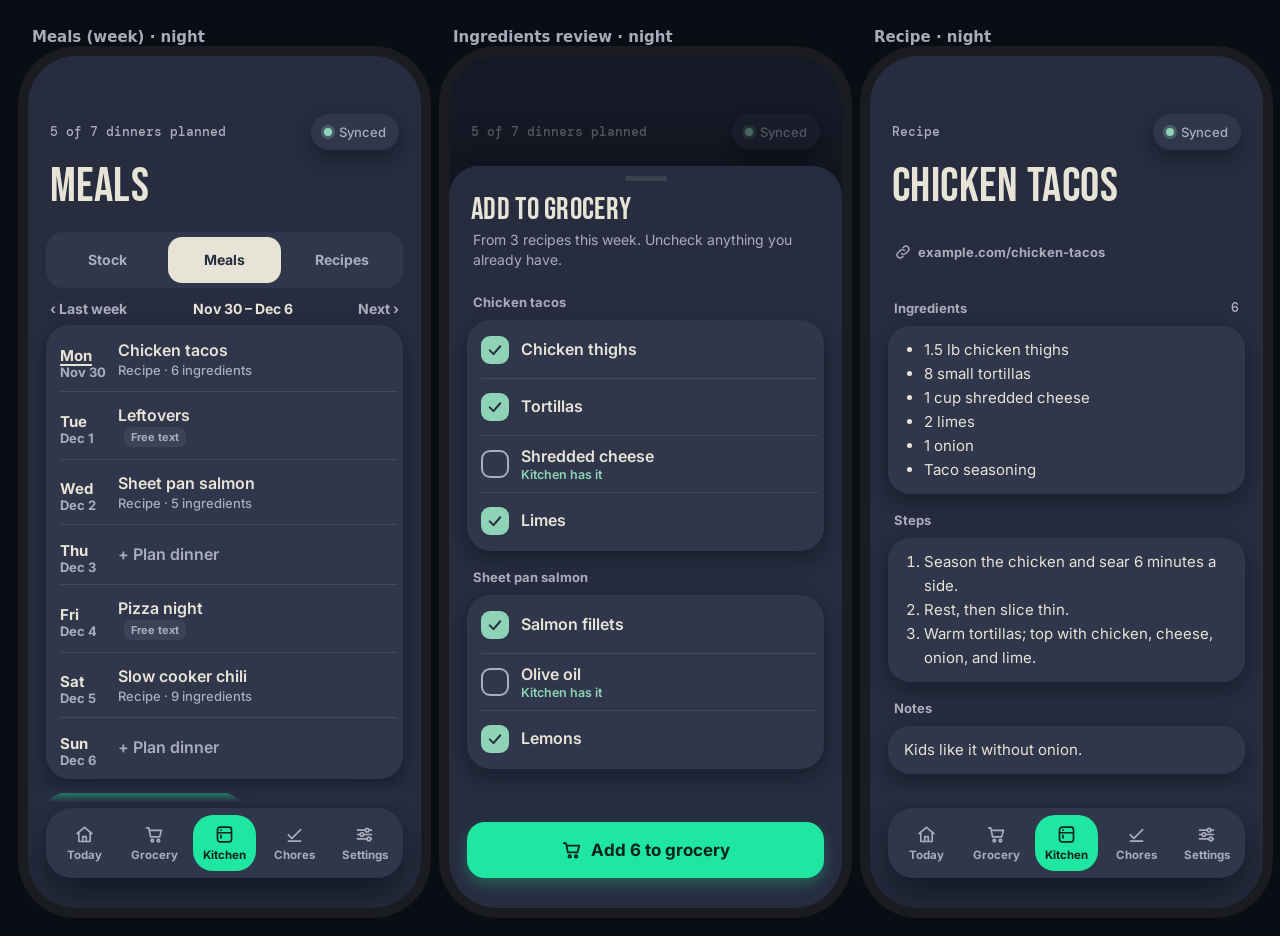
<file: design/mockups/slice5.html>
<!doctype html>
<!-- Slice 5 mockups: meal planner, ingredients review, recipe, Copy for AI. Sample data only.
     Open with ?theme=night|dim|blush|roast -->
<html lang="en"><head><meta charset="utf-8">
<meta name="viewport" content="width=device-width,initial-scale=1">
<link rel="stylesheet" href="https://fonts.googleapis.com/css2?family=Bebas+Neue&family=DM+Mono:wght@400;500&family=Inter:wght@400;500;600;700&family=Nunito:wght@500;600;700;800&display=swap">
<link rel="stylesheet" href="../../css/app.css">
<style>
html, body { overflow: auto; height: auto; background: #0b0d14; }
.sheet-wrap { display: flex; gap: 28px; padding: 28px; align-items: flex-start; }
.cap { font: 600 15px system-ui; color: #aab; margin: 0 0 10px 4px; }
.phone { width: 393px; height: 852px; border-radius: 48px; overflow: hidden; position: relative; display: flex; flex-direction: column; background: var(--bg); color: var(--ink); font: 16px/1.4 var(--f-body); box-shadow: 0 0 0 10px #1a1c22; }
.phone .hd { padding-top: 58px; }
.phone .dockwrap { padding-bottom: 30px; }
.phone main { overflow: hidden; }
.seg span { flex: 1; height: 46px; border-radius: 14px; display: grid; place-items: center; font: 700 14px var(--f-body); color: var(--ink2); }
.seg span.on { background: var(--ink); color: var(--bg); }
/* planner */
.wk { display: flex; justify-content: space-between; align-items: center; margin: 12px 4px 8px; font: 700 14px var(--f-body); color: var(--ink2); }
.wk b { color: var(--ink); }
.pday { display: flex; align-items: center; gap: 12px; min-height: 60px; }
.pday + .pday { border-top: 1px solid var(--line); }
.pday .d { width: 46px; flex: none; font: 700 13px var(--f-body); color: var(--ink2); line-height: 1.2; }
.pday .d b { display: block; color: var(--ink); font-size: 15px; }
.pday .m { flex: 1; font-weight: 600; }
.pday .m small { display: block; font-weight: 500; font-size: 13px; color: var(--ink2); }
.pday .empty2 { flex: 1; color: var(--ink2); font-weight: 600; }
.pday.today .d b { text-decoration: underline; text-decoration-thickness: 2px; text-underline-offset: 3px; }
.pill2 { font: 700 11px var(--f-body); padding: 3px 7px; border-radius: 7px; background: var(--s2); color: var(--ink2); margin-left: 6px; }
.two { display: flex; gap: 8px; margin-top: 14px; }
.two .pri, .two .ghost { height: 54px; font-size: 15px; display: flex; align-items: center; justify-content: center; gap: 8px; }
.two .pri { flex: 1.3; } .two .ghost { flex: 1; }
/* review sheet */
.scrim { position: absolute; inset: 0; background: rgba(5,7,12,.5); z-index: 5; }
.bs { position: absolute; left: 0; right: 0; bottom: 0; top: 110px; z-index: 6; background: var(--bg); border-radius: 30px 30px 0 0; padding: 10px 18px 30px; display: flex; flex-direction: column; }
.bs .grab { width: 42px; height: 5px; border-radius: 9px; background: var(--line); margin: 0 auto 14px; }
.bs h2 { font-size: var(--h2); margin: 0 4px 6px; }
.bs .hint { margin: 0 6px 6px; font-size: 14px; color: var(--ink2); }
.ing .have { font: 600 12.5px var(--f-body); color: var(--ok); }
.bs .foot2 { margin-top: auto; padding-top: 10px; }
.bs .foot2 .pri { height: 56px; display: flex; align-items: center; justify-content: center; gap: 8px; }
/* recipe */
.src { display: inline-flex; align-items: center; gap: 6px; font: 700 13px var(--f-body); color: var(--ink2); margin: 0 6px 10px; }
.rlist { background: var(--s1); border-radius: 22px; box-shadow: var(--sh-soft); padding: 12px 16px; font-size: 15px; line-height: 1.6; }
.rlist ul, .rlist ol { margin: 0; padding-left: 20px; }
/* copy for AI */
.prompt { background: var(--s1); border-radius: 22px; box-shadow: var(--sh-soft); padding: 14px 16px; font: 500 13.5px/1.55 var(--f-num); color: var(--ink2); white-space: pre-wrap; max-height: 360px; overflow: hidden; position: relative; }
.prompt::after { content: ""; position: absolute; left: 0; right: 0; bottom: 0; height: 60px; background: linear-gradient(transparent, var(--s1)); }
</style>
</head>
<body>
<div class="sheet-wrap" id="w"></div>
<script>
var q = new URLSearchParams(location.search), t = q.get('theme') || 'night';
var CLS = { night: 't-night', dim: 't-night t-dim', blush: 't-cozy t-blush', roast: 't-cozy t-roast' }[t];
var I = {
  home: '<path d="M3.5 11 12 3.8l8.5 7.2"/><path d="M5.5 9.6V20h13V9.6"/><path d="M10 20v-5.5h4V20"/>',
  set: '<path d="M4 7h9M17 7h3M4 12h3M11 12h9M4 17h11M19 17h1"/><circle cx="15" cy="7" r="2"/><circle cx="9" cy="12" r="2"/><circle cx="17" cy="17" r="2"/>',
  cart: '<path d="M3 4.5h2.4l2.1 10.2h10.4l2-7.4H6.6"/><circle cx="9.5" cy="19" r="1.4"/><circle cx="16.5" cy="19" r="1.4"/>',
  box: '<rect x="4" y="3.5" width="16" height="17" rx="3"/><path d="M4 10h16M8 6.8v.4M8 13v3"/>',
  chore: '<path d="M5 12.5 9 16.5 19 6.5"/><path d="M5 19.5h14"/>',
  plus: '<path d="M12 5v14M5 12h14"/>', check: '<path d="M5 12.5 10 17.5 19 7"/>',
  copy: '<rect x="8" y="8" width="12" height="12" rx="3"/><path d="M16 8V6a2 2 0 0 0-2-2H6a2 2 0 0 0-2 2v8a2 2 0 0 0 2 2h2"/>',
  link: '<path d="M10 14a4 4 0 0 0 5.7 0l3-3a4 4 0 0 0-5.7-5.7l-1 1"/><path d="M14 10a4 4 0 0 0-5.7 0l-3 3a4 4 0 0 0 5.7 5.7l1-1"/>',
  chev: '<path d="M9 5.5 15.5 12 9 18.5"/>'
};
function ic(k) { return '<svg class="i" viewBox="0 0 24 24" aria-hidden="true">' + I[k] + '</svg>'; }
function hd(eb, title) { return '<header class="hd"><div class="top"><p class="eyebrow">' + eb + '</p><button class="sync s-ok"><i></i><span>Synced</span></button></div><h1>' + title + '</h1></header>'; }
function dock(on) { var b = function (k, l, i) { return '<a class="' + (on === k ? 'on' : '') + '">' + ic(i) + l + '</a>'; }; return '<nav class="dockwrap"><div class="dock">' + b('home', 'Today', 'home') + b('grocery', 'Grocery', 'cart') + b('kitchen', 'Kitchen', 'box') + b('chores', 'Chores', 'chore') + b('settings', 'Settings', 'set') + '</div></nav>'; }
function sec(a, b) { return '<div class="sec"><b>' + a + '</b><span>' + (b || '') + '</span></div>'; }
function seg(on) { return '<div class="seg">' + ['Stock', 'Meals', 'Recipes'].map(function (x) { return '<span class="' + (x === on ? 'on' : '') + '">' + x + '</span>'; }).join('') + '</div>'; }
function pd(dn, date, meal, sub, today, tag) { return '<div class="pday' + (today ? ' today' : '') + '"><span class="d"><b>' + dn + '</b>' + date + '</span>' + (meal ? '<span class="m">' + meal + (tag ? '<span class="pill2">' + tag + '</span>' : '') + (sub ? '<small>' + sub + '</small>' : '') + '</span>' : '<span class="empty2">+ Plan dinner</span>') + '</div>'; }

var planner =
  hd('5 of 7 dinners planned', 'Meals') +
  '<main>' + seg('Meals') +
    '<div class="wk"><span>‹ Last week</span><b>Nov 30 – Dec 6</b><span>Next ›</span></div>' +
    '<div class="list">' +
      pd('Mon', 'Nov 30', 'Chicken tacos', 'Recipe · 6 ingredients', true) +
      pd('Tue', 'Dec 1', 'Leftovers', '', false, 'Free text') +
      pd('Wed', 'Dec 2', 'Sheet pan salmon', 'Recipe · 5 ingredients') +
      pd('Thu', 'Dec 3', '') +
      pd('Fri', 'Dec 4', 'Pizza night', '', false, 'Free text') +
      pd('Sat', 'Dec 5', 'Slow cooker chili', 'Recipe · 9 ingredients') +
      pd('Sun', 'Dec 6', '') +
    '</div>' +
    '<div class="two"><button class="pri">' + ic('cart') + 'Ingredients to grocery</button><button class="ghost">' + ic('copy') + 'Copy for AI</button></div>' +
  '</main>' + dock('kitchen');

function ing(n, on, have) { return '<div class="it ing"><span class="cb' + (on ? ' on' : '') + '">' + (on ? ic('check') : '') + '</span><span class="nm">' + n + (have ? '<span class="have">Kitchen has it</span>' : '') + '</span></div>'; }
var review =
  hd('5 of 7 dinners planned', 'Meals') + '<main></main>' + dock('kitchen') +
  '<div class="scrim"></div><div class="bs"><div class="grab"></div>' +
  '<h2>Add to grocery</h2><p class="hint">From 3 recipes this week. Uncheck anything you already have.</p>' +
  sec('Chicken tacos', '') + '<div class="list">' + ing('Chicken thighs', true) + ing('Tortillas', true) + ing('Shredded cheese', false, true) + ing('Limes', true) + '</div>' +
  sec('Sheet pan salmon', '') + '<div class="list">' + ing('Salmon fillets', true) + ing('Olive oil', false, true) + ing('Lemons', true) + '</div>' +
  '<div class="foot2"><button class="pri">' + ic('cart') + 'Add 6 to grocery</button></div></div>';

var recipe =
  hd('Recipe', 'Chicken tacos') +
  '<main>' + '<span class="src">' + ic('link') + 'example.com/chicken-tacos</span>' +
    sec('Ingredients', '6') + '<div class="rlist"><ul><li>1.5 lb chicken thighs</li><li>8 small tortillas</li><li>1 cup shredded cheese</li><li>2 limes</li><li>1 onion</li><li>Taco seasoning</li></ul></div>' +
    sec('Steps', '') + '<div class="rlist"><ol><li>Season the chicken and sear 6 minutes a side.</li><li>Rest, then slice thin.</li><li>Warm tortillas; top with chicken, cheese, onion, and lime.</li></ol></div>' +
    sec('Notes', '') + '<div class="rlist">Kids like it without onion.</div>' +
  '</main>' + dock('kitchen');

var ai =
  hd('Ideas from what you have', 'Copy for AI') +
  '<main>' +
    '<p class="rs-sum" style="margin:0 6px 10px">Copies one message with your kitchen, recipes, and this week’s plan. Paste it into Claude or ChatGPT; save any idea you like as a recipe.</p>' +
    '<div class="prompt">Help me plan dinners for Nov 30 – Dec 6 for two adults and two young kids.\n\nIn the kitchen now:\nFridge: shredded cheese, yogurt, butter (low)\nFreezer: chicken thighs, frozen peas\nPantry: rice, olive oil, taco seasoning\nOut: milk, eggs\n\nAlready planned: Mon chicken tacos, Tue leftovers, Wed sheet pan salmon, Fri pizza night, Sat slow cooker chili.\nOpen: Thu, Sun.\n\nOur saved recipes: chicken tacos, sheet pan salmon, slow cooker chili, …</div>' +
    '<div class="two"><button class="pri">' + ic('copy') + 'Copy</button><button class="ghost">' + ic('plus') + 'Paste a recipe</button></div>' +
  '</main>' + dock('kitchen');

var W = document.getElementById('w');
[['Meals (week)', planner], ['Ingredients review', review], ['Recipe', recipe], ['Copy for AI', ai]].forEach(function (p) {
  W.insertAdjacentHTML('beforeend', '<div><p class="cap">' + p[0] + ' · ' + t + '</p><div class="phone ' + CLS + '">' + p[1] + '</div></div>');
});
</script>
</body></html>
</file>
<file: css/app.css>
/* Home OS · Direction A (layered cards, floating dock)
   60 main / 30 text + surface / 10 accent. Red (--err) is for errors and overdue only. */

/* ---------- themes ---------- */
:root, .t-night {
  --bg:#272D3F; --s1:#30374B; --s2:#3B4359; --ink:#E8E3D7; --ink2:#A9ADBC;
  --hero:#DDD8CB; --hero-ink:#232838; --hero-ink2:#4E5366;
  --acc:#1FE6A0; --on-acc:#08231A; --ok:#8FD3B6; --err:#FF7A6B;
  --line:rgba(243,238,226,.10); --sh:0 18px 40px rgba(2,7,15,.55); --sh-soft:0 8px 22px rgba(2,7,15,.40);
  --f-head:'Bebas Neue',Impact,sans-serif; --f-body:Inter,system-ui,-apple-system,sans-serif; --f-num:'DM Mono',ui-monospace,monospace;
  --h1:48px; --h2:31px; --hw:400; --ht:.01em; --hl:.95;
  color-scheme: dark;
}
.t-dim {
  --bg:#1C2030; --s1:#252A3B; --s2:#2E3447; --ink:#E9CD98; --ink2:#A8916C;
  --hero:#2C2317; --hero-ink:#F0D6A4; --hero-ink2:#C2A77B;
  --acc:#E8A84C; --on-acc:#1C1306; --ok:#BDB57C; --err:#E8806A; --line:rgba(233,205,152,.10);
}
.t-cozy {
  --f-head:Nunito,ui-rounded,system-ui,sans-serif; --f-body:Nunito,ui-rounded,system-ui,sans-serif; --f-num:Nunito,ui-rounded,system-ui,sans-serif;
  --h1:32px; --h2:23px; --hw:800; --ht:-.015em; --hl:1.08;
}
.t-blush {
  --bg:#FBEFF1; --s1:#FFF8F9; --s2:#F6E2E8; --ink:#4A2141; --ink2:#83607A;
  --hero:#4A2141; --hero-ink:#FBEFF1; --hero-ink2:#DDBFD1;
  --acc:#EE9CB7; --on-acc:#3E1A36; --ok:#4F8A64; --err:#C2343F;
  --line:rgba(74,33,65,.11); --sh:0 18px 36px rgba(74,33,65,.16); --sh-soft:0 8px 20px rgba(74,33,65,.08);
  color-scheme: light;
}
.t-roast {
  --bg:#4A3F38; --s1:#56493F; --s2:#64564B; --ink:#EDE6D9; --ink2:#CBBFB0;
  --hero:#D9D1C3; --hero-ink:#3A302A; --hero-ink2:#6B5D52;
  --acc:#00DDE8; --on-acc:#05292B; --ok:#9FD0A8; --err:#FF8C7C;
  --line:rgba(237,230,217,.11); --sh:0 18px 38px rgba(20,14,10,.42); --sh-soft:0 8px 20px rgba(20,14,10,.28);
  color-scheme: dark;
}

/* ---------- layout: CSS only, no JS height math ---------- */
*, *::before, *::after { box-sizing: border-box; }
html, body { margin: 0; height: 100%; overflow: hidden; background: var(--bg); }
body {
  color: var(--ink); font: 16px/1.4 var(--f-body);
  -webkit-font-smoothing: antialiased; -webkit-text-size-adjust: 100%; -webkit-tap-highlight-color: transparent;
}
button, input { font: inherit; color: inherit; }
a { color: inherit; text-decoration: none; }
#app { position: fixed; inset: 0; bottom: calc(-1 * var(--vgap, 0px)); display: flex; flex-direction: column; overflow: hidden; }
main { flex: 1; min-height: 0; overflow-y: auto; overscroll-behavior-y: contain; padding: 4px 18px 28px; position: relative; z-index: 1; }

h1, h2 { font-family: var(--f-head); font-weight: var(--hw); letter-spacing: var(--ht); line-height: var(--hl); margin: 0; }
h1 { font-size: var(--h1); }
.eyebrow { font: 500 13px/1.2 var(--f-num); color: var(--ink2); margin: 0 0 10px; }
svg.i { width: 22px; height: 22px; fill: none; stroke: currentColor; stroke-width: 1.9; stroke-linecap: round; stroke-linejoin: round; flex: none; }
:focus-visible { outline: 2px solid var(--ink); outline-offset: 3px; }

/* ---------- motion ---------- */
.press { transition: transform .16s cubic-bezier(.2,.8,.2,1), background-color .2s, box-shadow .2s; cursor: pointer; touch-action: manipulation; }
.press:active { transform: translateY(1px) scale(.97); }
.rise { animation: rise .55s cubic-bezier(.2,.8,.2,1) both; }
.rise.d1 { animation-delay: .06s; } .rise.d2 { animation-delay: .12s; }
.still .rise { animation: none; }
@keyframes rise { from { opacity: 0; transform: translateY(12px); } to { opacity: 1; transform: none; } }
@media (prefers-reduced-motion: reduce) {
  .rise, .sync.s-busy i { animation: none; }
  .press, .tg, .tg::after { transition: none; }
  .press:active { transform: none; }
}

/* ---------- header + sync badge ---------- */
.hd { flex: none; padding: calc(env(safe-area-inset-top) + 14px) 22px 18px; position: relative; z-index: 1; }
.hd .top { display: flex; justify-content: space-between; align-items: center; gap: 12px; margin-bottom: 14px; min-height: 36px; }
.hd .eyebrow { margin: 0; }
.sync {
  position: relative; display: inline-flex; align-items: center; gap: 7px; height: 36px; padding: 0 13px;
  border: 0; border-radius: 999px; background: var(--s1); box-shadow: var(--sh-soft);
  font: 500 13px var(--f-body); color: var(--ink2); white-space: nowrap;
}
.sync::before { content: ""; position: absolute; inset: -10px -4px; } /* 56px tap area */
.sync i { width: 8px; height: 8px; border-radius: 50%; background: var(--ok); box-shadow: 0 0 0 3px color-mix(in srgb, var(--ok) 25%, transparent); }
.sync.s-busy i { background: var(--ink2); box-shadow: none; animation: pulse 1.2s ease-in-out infinite; }
.sync.s-off i { background: transparent; box-shadow: inset 0 0 0 2px var(--ink2); }
.sync.s-err { color: var(--err); }
.sync.s-err i { background: var(--err); box-shadow: 0 0 0 3px color-mix(in srgb, var(--err) 25%, transparent); }
@keyframes pulse { 50% { opacity: .35; } }

/* ---------- home ---------- */
.stack { position: relative; margin: 0 0 30px; }
.stack::before, .stack::after { content: ""; position: absolute; border-radius: 26px; z-index: 0; }
.stack::before { left: 12px; right: 12px; bottom: -11px; height: 60px; background: color-mix(in srgb, var(--hero) 45%, var(--bg)); }
.stack::after { left: 26px; right: 26px; bottom: -21px; height: 60px; background: color-mix(in srgb, var(--hero) 20%, var(--bg)); }
.hero { display: block; position: relative; z-index: 2; background: var(--hero); color: var(--hero-ink); border-radius: 28px; padding: 20px 22px; box-shadow: var(--sh); }
.hero .eyebrow { color: var(--hero-ink2); }
.hero h2 { font-size: var(--h2); margin: 0 0 10px; display: flex; align-items: center; justify-content: space-between; gap: 10px; }
.hero .hchev { width: 20px; height: 20px; opacity: .55; }
.hero p { margin: 0 0 18px; font-size: 15px; line-height: 1.45; color: var(--hero-ink2); }
.prog { display: flex; align-items: center; gap: 12px; }
.prog .trk { flex: 1; height: 8px; border-radius: 99px; background: color-mix(in srgb, var(--hero-ink) 16%, transparent); overflow: hidden; }
.prog .trk b { display: block; height: 100%; border-radius: 99px; background: var(--acc); }
.prog span { font: 500 13px var(--f-num); color: var(--hero-ink2); }
.card { background: var(--s1); border-radius: 24px; padding: 12px 16px; box-shadow: var(--sh-soft); margin-bottom: 10px; display: flex; gap: 14px; align-items: center; min-height: 70px; }
.ic { width: 46px; height: 46px; border-radius: 15px; background: var(--s2); display: grid; place-items: center; flex: none; }
.card b { display: block; font-size: 16px; font-weight: 700; margin-bottom: 3px; }
.card small { font-size: 13.5px; color: var(--ink2); }

/* ---------- floating dock: a normal flex child, safe area applied once ---------- */
.dockwrap { flex: none; position: relative; z-index: 2; padding: 6px 18px max(14px, env(safe-area-inset-bottom)); }
.dockwrap::before { content: ""; position: absolute; left: 0; right: 0; top: -22px; height: 22px; background: linear-gradient(to bottom, transparent, var(--bg)); pointer-events: none; }
.dock { height: 70px; border-radius: 26px; background: var(--s1); box-shadow: var(--sh); display: flex; padding: 7px; gap: 7px; }
.dock a { flex: 1; min-width: 0; border-radius: 20px; color: var(--ink2); font: 700 12px var(--f-body); display: flex; flex-direction: column; align-items: center; justify-content: center; gap: 3px; min-height: 56px; }
.dock a svg.i { width: 21px; height: 21px; }
.dock a.on { background: var(--acc); color: var(--on-acc); }

/* ---------- settings ---------- */
.gt { font: 700 13px var(--f-body); color: var(--ink2); margin: 0 0 8px 6px; }
.grp { background: var(--s1); border-radius: 24px; box-shadow: var(--sh-soft); padding: 2px 16px; margin-bottom: 16px; }
.fl { width: 100%; min-height: 56px; display: flex; align-items: center; justify-content: space-between; gap: 12px; font-size: 16px; border: 0; background: transparent; padding: 0; text-align: left; }
.fl + .fl, .tiles + .fl { border-top: 1px solid var(--line); }
.fl .v { color: var(--ink2); }
.fl input { flex: 1; min-width: 0; height: 52px; border: 0; background: transparent; text-align: right; color: var(--ink2); font-size: 16px; outline: none; -webkit-appearance: none; }
.fl input::placeholder { color: var(--ink2); opacity: .75; }
.fl input:focus { color: var(--ink); }
.fl:focus-within { box-shadow: inset 0 -2px 0 var(--ink); }
.tiles { display: grid; grid-template-columns: repeat(3, 1fr); gap: 8px; padding: 12px 0; }
.tile {
  border-radius: 20px; background: var(--s2); border: 2px solid transparent; padding: 12px 10px; min-height: 88px;
  display: flex; flex-direction: column; justify-content: space-between; align-items: flex-start; text-align: left; font-weight: 700; font-size: 15px; line-height: 1.15;
}
.tile small { display: block; font-weight: 600; font-size: 12px; color: var(--ink2); margin-bottom: 2px; }
.tile.sel { border-color: var(--ink); }
.sw { display: flex; }
.sw i { width: 18px; height: 18px; border-radius: 50%; margin-right: -5px; box-shadow: 0 0 0 2px var(--s2); }
.swr { cursor: pointer; }
.tg { width: 54px; height: 34px; border-radius: 999px; background: var(--s2); position: relative; flex: none; transition: background-color .2s; }
.tg::after { content: ""; position: absolute; left: 4px; top: 4px; width: 26px; height: 26px; border-radius: 50%; background: var(--ink2); box-shadow: 0 2px 6px rgba(0,0,0,.18); transition: transform .2s cubic-bezier(.2,.8,.2,1), background-color .2s; }
.swr[aria-checked="true"] .tg { background: var(--acc); }
.swr[aria-checked="true"] .tg::after { transform: translateX(20px); background: var(--bg); }
.ghost { width: 100%; height: 56px; border-radius: 18px; border: 1.5px solid var(--line); background: transparent; color: var(--ink); font: 700 16px var(--f-body); }
.ver { text-align: center; font: 500 12.5px var(--f-num); color: var(--ink2); margin: 18px 0 0; padding: 8px; user-select: none; -webkit-user-select: none; }

/* ---------- sign-in ---------- */
canvas.fx { position: absolute; inset: 0; width: 100%; height: 100%; color: var(--acc); pointer-events: none; z-index: 0; }
main.si { display: flex; flex-direction: column; padding: calc(env(safe-area-inset-top) + 24px) 18px max(28px, env(safe-area-inset-bottom)); }
.si-in { margin-top: auto; width: 100%; max-width: 460px; align-self: center; }
.mark { width: 62px; height: 62px; border-radius: 21px; background: var(--s1); box-shadow: var(--sh-soft); display: grid; place-items: center; margin: 0 0 18px 4px; }
.mark svg { width: 30px; height: 30px; }
.si h1 { font-size: calc(var(--h1) * 1.3); margin: 0 0 8px 4px; }
.si .sub { font-size: 16px; line-height: 1.45; color: var(--ink2); margin: 0 0 22px 4px; }
.form { background: var(--s1); border-radius: 28px; padding: 18px 16px 16px; box-shadow: var(--sh); }
.lbl { font: 600 13px var(--f-body); color: var(--ink2); margin: 0 0 7px 4px; display: block; }
.in {
  display: block; width: 100%; height: 56px; border-radius: 18px; background: var(--s2); border: 1.5px solid transparent;
  padding: 0 16px; font-size: 16px; color: var(--ink); margin: 0 0 14px; outline: none; -webkit-appearance: none; appearance: none;
}
.in:focus { border-color: var(--ink); }
.pri { width: 100%; height: 56px; border: 0; border-radius: 18px; background: var(--acc); color: var(--on-acc); font: 700 17px var(--f-body); display: flex; align-items: center; justify-content: center; gap: 10px; }
.pri:disabled { opacity: .55; cursor: default; }
.err { color: var(--err); font-size: 14.5px; line-height: 1.4; margin: -4px 4px 12px; }
.foot { font-size: 12.5px; color: var(--ink2); text-align: center; margin: 14px 0 0; line-height: 1.4; }

/* ---------- layout debug readout ---------- */
#dbg { position: fixed; top: calc(env(safe-area-inset-top) + 4px); left: 4px; z-index: 99; margin: 0; padding: 6px 8px; border-radius: 8px; background: rgba(0,0,0,.75); color: #fff; font: 11px/1.35 ui-monospace, monospace; pointer-events: none; }

/* ---------- slice 2: grocery, add-from sheet, kitchen ---------- */
button { background: none; border: 0; padding: 0; cursor: pointer; }
.hide { position: absolute; width: 1px; height: 1px; opacity: 0; pointer-events: none; }
.empty { color: var(--ink2); font-size: 15px; line-height: 1.45; margin: 18px 8px; }

/* quick add: the one hero on Grocery */
.qa { background: var(--hero); color: var(--hero-ink); border-radius: 26px; padding: 14px; margin-bottom: 14px; box-shadow: var(--sh); }
.qa .row, .newst .row { display: flex; gap: 10px; }
.qa .fld { flex: 1; min-width: 0; height: 56px; border-radius: 18px; border: 0; background: color-mix(in srgb, var(--hero-ink) 9%, transparent); padding: 0 16px; font-size: 17px; color: var(--hero-ink); outline: none; }
.qa .fld::placeholder { color: var(--hero-ink2); opacity: 1; }
.qa .fld:focus { box-shadow: inset 0 0 0 2px var(--hero-ink2); }
.add { width: 56px; height: 56px; flex: none; border-radius: 18px; background: var(--acc); color: var(--on-acc); display: grid; place-items: center; }
.qa .chips { display: flex; gap: 8px; margin-top: 10px; flex-wrap: wrap; }
.chip { height: 44px; padding: 0 14px; border-radius: 999px; border: 1.5px solid color-mix(in srgb, var(--hero-ink) 22%, transparent); display: inline-flex; align-items: center; gap: 6px; font: 700 14px var(--f-body); color: var(--hero-ink); }
.chip svg.i { width: 18px; height: 18px; }
/* Kitchen's add box is quieter: the Out card is the hero there. */
.qa.slim { background: var(--s1); color: var(--ink); box-shadow: var(--sh-soft); padding: 8px; margin: 14px 0 4px; }
.qa.slim .fld { background: transparent; color: var(--ink); height: 52px; }
.qa.slim .fld::placeholder { color: var(--ink2); }
.qa.slim .fld:focus { box-shadow: inset 0 -2px 0 var(--ink); border-radius: 0; }
.qa.slim .add { background: var(--s2); color: var(--ink); width: 52px; height: 52px; }

/* lists */
.sec { display: flex; align-items: center; justify-content: space-between; margin: 16px 6px 8px; min-height: 20px; }
.sec b { font: 700 13px var(--f-body); color: var(--ink2); }
.sec span { font: 500 13px var(--f-num); color: var(--ink2); }
.list { background: var(--s1); border-radius: 24px; box-shadow: var(--sh-soft); padding: 2px 6px 2px 14px; }
.it { min-height: 56px; display: flex; align-items: center; gap: 12px; }
.it + .it { border-top: 1px solid var(--line); }
.it .nm { flex: 1; min-width: 0; font-weight: 600; text-align: left; min-height: 56px; display: flex; flex-direction: column; justify-content: center; align-items: flex-start; padding: 6px 0; overflow-wrap: anywhere; }
.it .nm small { display: block; font-weight: 500; font-size: 13px; color: var(--ink2); }
.nmb { font-weight: 600; text-align: left; padding: 4px 0; }
.cb { width: 44px; height: 44px; margin: 0 -8px; flex: none; display: grid; place-items: center; position: relative; }
.cb::before { content: ""; width: 28px; height: 28px; border-radius: 9px; border: 2px solid var(--ink2); position: absolute; inset: 0; margin: auto; box-sizing: border-box; }
.t-cozy .cb::before { border-radius: 50%; }
.cb.on::before { background: var(--ok); border-color: var(--ok); }
.cb svg.i { width: 18px; height: 18px; stroke-width: 2.6; color: var(--bg); position: relative; }
.tag { height: 40px; padding: 0 12px; border-radius: 12px; background: var(--s2); font: 700 13px var(--f-body); color: var(--ink); margin-right: 4px; flex: none; }
.done .nm { color: var(--ink2); text-decoration: line-through; }
.clear { height: 36px; padding: 0 12px; border-radius: 12px; border: 1.5px solid var(--line); font: 700 13px var(--f-body); color: var(--ink2); }
.plus { width: 44px; height: 44px; flex: none; border-radius: 14px; background: var(--s2); display: grid; place-items: center; margin-right: 2px; color: var(--ink); }
.onlist { font: 600 13px var(--f-body); color: var(--ok); display: inline-flex; align-items: center; gap: 4px; margin-right: 8px; flex: none; }
.onlist svg.i { width: 16px; height: 16px; stroke-width: 2.4; }
.nm .onlist { margin: 2px 0 0; }

/* segmented control */
.seg { display: flex; background: var(--s1); border-radius: 18px; padding: 5px; gap: 5px; }
.seg > * { flex: 1; min-width: 0; height: 46px; border-radius: 14px; display: grid; place-items: center; font: 700 14px var(--f-body); color: var(--ink2); }
.seg > .on { background: var(--ink); color: var(--bg); }
.seg > .soon { opacity: .45; font-size: 11.5px; text-align: center; line-height: 1.1; }

/* Have / Low / Out */
.hlo { display: flex; background: var(--s2); border-radius: 14px; padding: 3px; gap: 3px; flex: none; }
.hlo button { width: 50px; height: 44px; border-radius: 11px; font: 700 13px var(--f-body); color: var(--ink2); }
.hlo .h { background: var(--s1); color: var(--ink); }
.hlo .l { background: color-mix(in srgb, var(--acc) 30%, var(--s1)); color: var(--ink); }
.hlo .o { background: var(--ink); color: var(--bg); }
.send { height: 34px; padding: 0 10px; border-radius: 11px; background: var(--s2); color: var(--ink); font: 700 12.5px var(--f-body); display: inline-flex; align-items: center; gap: 4px; margin-top: 4px; }
.send svg.i { width: 15px; height: 15px; stroke-width: 2.4; }
.hero.sum { padding: 18px 20px; border-radius: 26px; }
.hero.sum h2 { margin: 0 0 6px; }
.hero.sum p { margin: 0 0 14px; }
.hero.sum .pri { height: 52px; font-size: 15px; display: flex; align-items: center; justify-content: center; gap: 8px; }

/* bottom sheet (inside #app, so it shares the safe-area handling) */
.scrim { position: absolute; inset: 0; background: rgba(5,7,12,.5); z-index: 5; animation: fade .2s both; }
.bs { position: absolute; left: 0; right: 0; bottom: 0; top: calc(env(safe-area-inset-top) + 64px); z-index: 6; background: var(--bg); border-radius: 30px 30px 0 0; padding: 10px 18px max(18px, env(safe-area-inset-bottom)); display: flex; flex-direction: column; box-shadow: 0 -10px 40px rgba(0,0,0,.3); animation: up .26s cubic-bezier(.2,.8,.2,1) both; }
.bs.short { top: auto; max-height: calc(100% - env(safe-area-inset-top) - 64px); }
.bs .grab { width: 42px; height: 5px; border-radius: 9px; background: var(--line); margin: 0 auto 14px; flex: none; box-shadow: 0 0 0 14px transparent; }
.bs h2 { font-size: var(--h2); margin: 0 4px 12px; display: flex; justify-content: space-between; align-items: center; gap: 12px; flex: none; overflow-wrap: anywhere; }
.bs .seg { flex: none; margin-bottom: 4px; }
.bs .scroll { flex: 1; min-height: 0; overflow-y: auto; overscroll-behavior: contain; margin: 0 -18px; padding: 0 18px 12px; }
.lnk { font: 700 14px var(--f-body); color: var(--ink2); min-height: 44px; padding: 0 4px; flex: none; }
.opts { padding: 2px 14px; margin-bottom: 14px; }
.opt { width: 100%; min-height: 56px; display: flex; align-items: center; justify-content: space-between; font-weight: 600; text-align: left; }
.opt + .opt { border-top: 1px solid var(--line); }
.opt.on { color: var(--ink); }
.opt svg.i { color: var(--ok); stroke-width: 2.4; }
.opt.soon { color: var(--ink2); opacity: .6; }
.opt.soon small { font-weight: 500; font-size: 13px; }
.newst { background: var(--s1); border-radius: 22px; padding: 8px; margin: 12px 0 4px; box-shadow: var(--sh-soft); }
.newst .fld2 { flex: 1; min-width: 0; height: 52px; border: 0; background: transparent; padding: 0 10px; font-size: 16px; color: var(--ink); outline: none; }
.newst .fld2::placeholder { color: var(--ink2); }
.newst .add { width: 52px; height: 52px; }
.picks { display: flex; flex-wrap: wrap; gap: 6px; padding: 6px 4px 4px; }
.pick { height: 40px; padding: 0 12px; border-radius: 999px; border: 1.5px solid var(--line); font: 700 13px var(--f-body); color: var(--ink2); }
.pick.on { border-color: var(--ink); color: var(--ink); }
@keyframes fade { from { opacity: 0; } }
@keyframes up { from { transform: translateY(40px); opacity: 0; } }
.still .scrim, .still .bs { animation: none; }
@media (prefers-reduced-motion: reduce) { .scrim, .bs { animation: none; } }

/* ---------- motion details: press, ripple, jelly, load & success, morph, glow ---------- */
/* Ripple: a soft wash from the exact tap point (JS adds .rip). */
.rp { position: relative; overflow: hidden; isolation: isolate; }
.rip { position: absolute; border-radius: 50%; pointer-events: none; background: currentColor; opacity: .18; transform: scale(0); animation: rip .55s cubic-bezier(.2,.8,.2,1) forwards; z-index: -1; }
@keyframes rip { to { transform: scale(1); opacity: 0; } }
/* Press down: raised buttons sink and lose their lift. */
.pri, .add { transition: transform .16s cubic-bezier(.2,.8,.2,1), box-shadow .16s, width .32s cubic-bezier(.2,.8,.2,1), border-radius .32s, background-color .2s; box-shadow: 0 6px 14px color-mix(in srgb, var(--acc) 28%, transparent); }
.pri:active, .add:active { box-shadow: 0 1px 3px color-mix(in srgb, var(--acc) 30%, transparent); }
.qa.slim .add { box-shadow: none; }
/* Jelly bounce on check and status changes. */
.jelly { animation: jelly .5s cubic-bezier(.3,.7,.4,1.4) both; }
@keyframes jelly { 0% { transform: scale(1); } 25% { transform: scale(1.22, .82); } 45% { transform: scale(.88, 1.12); } 65% { transform: scale(1.06, .95); } 100% { transform: scale(1); } }
.pop { animation: pop .38s cubic-bezier(.3,.7,.4,1.5) both; }
@keyframes pop { from { transform: scale(.6); opacity: 0; } }
/* Expand morph: + grows into "+ Add" once there's something to add. */
.qa .add { width: 56px; gap: 0; font: 700 15px var(--f-body); white-space: nowrap; display: flex; align-items: center; justify-content: center; }
/* The hidden label takes no space, so the + sits dead center until it morphs. */
.qa .add span { max-width: 0; margin-left: 0; opacity: 0; overflow: hidden; transition: max-width .32s cubic-bezier(.2,.8,.2,1), margin-left .32s, opacity .2s; }
.qa .add.ready { width: 96px; }
.qa .add.ready span { max-width: 40px; margin-left: 6px; opacity: 1; }
.add svg.i { width: 24px; height: 24px; stroke-width: 2.8; }
/* Glow pulse: rings breathe around the ready button. */
.qa .add.ready { animation: glow 1.8s ease-in-out infinite; }
@keyframes glow { 0%, 100% { box-shadow: 0 0 0 0 color-mix(in srgb, var(--acc) 45%, transparent), 0 6px 14px color-mix(in srgb, var(--acc) 28%, transparent); } 50% { box-shadow: 0 0 0 9px color-mix(in srgb, var(--acc) 0%, transparent), 0 6px 14px color-mix(in srgb, var(--acc) 28%, transparent); } }
/* Load & success: a pill shrinks to a spinner, then becomes a check. */
.pri.ld { width: 56px; margin-left: auto; margin-right: auto; border-radius: 28px; color: transparent; pointer-events: none; transition: width .32s cubic-bezier(.2,.8,.2,1), border-radius .32s, color .1s; position: relative; }
.pri.ld svg { opacity: 0; }
.pri.ld::after { content: ""; position: absolute; inset: 0; margin: auto; width: 22px; height: 22px; border-radius: 50%; border: 2.5px solid var(--on-acc); border-right-color: transparent; animation: spin .7s linear infinite; }
.pri.ld.ok::after { width: 12px; height: 22px; border: solid var(--on-acc); border-width: 0 3px 3px 0; border-radius: 0; transform: translateY(-3px) rotate(45deg); animation: pop .32s cubic-bezier(.3,.7,.4,1.5) both; }
@keyframes spin { to { transform: rotate(1turn); } }
/* Sync dot pops when a save lands. */
.sync.just i { animation: dotpop .6s cubic-bezier(.3,.7,.4,1.5); }
@keyframes dotpop { 30% { transform: scale(1.9); box-shadow: 0 0 0 6px color-mix(in srgb, var(--ok) 25%, transparent); } }
@media (prefers-reduced-motion: reduce) {
  .rip, .jelly, .pop, .qa .add.ready, .sync.just i, .pri.ld.ok::after { animation: none; }
  .pri.ld::after { animation-duration: 1.6s; }
  .pri, .add, .qa .add span { transition: none; }
}
.hero .later { margin-top: 14px; height: 40px; padding: 0 14px; border-radius: 12px; border: 1.5px solid color-mix(in srgb, var(--hero-ink) 22%, transparent); font: 700 14px var(--f-body); color: var(--hero-ink); }

/* ---------- slice 3: chores, tasks, Sunday reset ---------- */
.dock a { font-size: 11.5px; }
.fchips { display: flex; gap: 6px; margin: 12px 0 4px; overflow-x: auto; scrollbar-width: none; }
.fchips::-webkit-scrollbar { display: none; }
.fchip { height: 40px; padding: 0 14px; border-radius: 999px; border: 1.5px solid var(--line); font: 700 13px var(--f-body); color: var(--ink2); flex: none; }
.fchip.on { background: var(--ink); color: var(--bg); border-color: var(--ink); }
.hero.chore { padding: 18px 20px; border-radius: 26px; }
.hero.chore h2 { margin: 0 0 4px; overflow-wrap: anywhere; }
.hero.chore p { margin: 0 0 14px; font-size: 14.5px; }
.hero.chore .acts { display: flex; gap: 8px; }
.hero.chore .pri { flex: 1; height: 52px; font-size: 15px; display: flex; align-items: center; justify-content: center; gap: 8px; }
.hero.chore .pri.ld { flex: none; }
.skipb { height: 52px; padding: 0 18px; border-radius: 18px; border: 1.5px solid color-mix(in srgb, var(--hero-ink) 22%, transparent); font: 700 15px var(--f-body); color: var(--hero-ink); }
.it .meta { display: block; font-weight: 500; font-size: 13px; color: var(--ink2); margin-top: 1px; }
.it .meta b { font-weight: 700; color: var(--ink); }
.late .meta b { text-decoration: underline; text-decoration-thickness: 2px; text-underline-offset: 3px; text-decoration-color: color-mix(in srgb, var(--ink) 35%, transparent); }
.who { width: 30px; height: 30px; border-radius: 50%; background: var(--s2); display: grid; place-items: center; font: 700 12px var(--f-body); color: var(--ink2); flex: none; margin-right: 4px; }
.who.me { background: color-mix(in srgb, var(--acc) 28%, var(--s2)); color: var(--ink); }
.qbtn { width: 44px; height: 44px; border-radius: 12px; display: grid; place-items: center; color: var(--ink2); flex: none; }
.qbtn[aria-expanded="true"] { color: var(--ink); background: var(--s2); }
.howto { margin: -4px 6px 12px 40px; padding: 10px 12px; border-radius: 14px; background: var(--s2); font-size: 14px; line-height: 1.45; }
.howto ol { margin: 0; padding-left: 18px; }
.it.off .nm { color: var(--ink2); }
.cb.ghosted::before { opacity: .35; border-style: dashed; }
.more { width: 100%; min-height: 52px; border-radius: 18px; border: 1.5px dashed var(--line); font: 700 14px var(--f-body); color: var(--ink2); margin-top: 12px; display: flex; align-items: center; justify-content: center; gap: 6px; }
.more svg.i { width: 18px; height: 18px; }
.crow { display: flex; gap: 8px; margin-top: 6px; }
.crow .more { flex: 1; }
.flag { width: 44px; height: 44px; display: grid; place-items: center; color: var(--ink2); flex: none; }
.flag.on { color: var(--ink); }
.flag svg.i { width: 20px; height: 20px; }
.flag.on svg.i { fill: currentColor; }
.chip.on { background: color-mix(in srgb, var(--hero-ink) 14%, transparent); border-color: color-mix(in srgb, var(--hero-ink) 40%, transparent); }
/* Sunday reset */
.rs-sum { font-size: 15px; color: var(--ink2); line-height: 1.45; margin: 0 6px 6px; }
.pill { font: 700 11.5px var(--f-body); padding: 3px 8px; border-radius: 8px; background: var(--s2); color: var(--ink2); flex: none; max-width: 104px; white-space: nowrap; overflow: hidden; text-overflow: ellipsis; }
.bigbtn { flex: none; padding: 8px 18px 24px; position: relative; z-index: 3; }
.bigbtn .pri { height: 58px; font-size: 17px; display: flex; align-items: center; justify-content: center; gap: 8px; }
/* chore + task editor */
.bs h2 .ttl { flex: 1; min-width: 0; border: 0; background: transparent; color: var(--ink); font: inherit; letter-spacing: inherit; padding: 4px 0; outline: none; border-bottom: 2px solid transparent; }
.bs h2 .ttl:focus { border-bottom-color: var(--ink); }
.acts2 { display: flex; gap: 8px; margin: 2px 0 12px; }
.acts2 .pri { flex: 1; height: 52px; font-size: 15px; display: flex; align-items: center; justify-content: center; gap: 8px; }
.acts2 .ghost { width: auto; padding: 0 20px; height: 52px; }
.frm { padding: 2px 14px; }
.frow { width: 100%; min-height: 56px; display: flex; align-items: center; justify-content: space-between; gap: 10px; font-weight: 600; text-align: left; }
.frow + .frow { border-top: 1px solid var(--line); }
.seg.sm { padding: 4px; gap: 4px; border-radius: 14px; background: var(--s2); max-width: 230px; flex: none; }
.seg.sm > * { height: 40px; font-size: 13px; padding: 0 10px; border-radius: 11px; white-space: nowrap; }
.pair { display: flex; align-items: center; gap: 8px; }
.evl { color: var(--ink2); font-weight: 600; }
.num, .sel, .dt, .txt { height: 44px; border-radius: 12px; border: 1.5px solid var(--line); background: var(--s2); color: var(--ink); font: 600 16px var(--f-body); padding: 0 10px; outline: none; }
.num { width: 64px; text-align: center; }
.sel { appearance: none; -webkit-appearance: none; padding-right: 26px; background-image: linear-gradient(45deg, transparent 50%, currentColor 50%), linear-gradient(135deg, currentColor 50%, transparent 50%); background-position: calc(100% - 14px) 19px, calc(100% - 9px) 19px; background-size: 5px 5px; background-repeat: no-repeat; }
.txt { width: 60%; text-align: right; }
.num:focus, .sel:focus, .dt:focus, .txt:focus, .ta:focus { border-color: var(--ink); }
.dt { min-width: 150px; }
.hint { font-size: 13.5px; color: var(--ink2); margin: 8px 6px 4px; line-height: 1.4; }
.months { display: grid; grid-template-columns: repeat(6, 1fr); gap: 6px; padding: 2px 0 6px; }
.months button { height: 40px; border-radius: 11px; font: 700 12.5px var(--f-body); color: var(--ink2); border: 1.5px solid var(--line); }
.months button.on { background: var(--ink); color: var(--bg); border-color: var(--ink); }
.ta { width: 100%; border-radius: 16px; border: 1.5px solid var(--line); background: var(--s1); color: var(--ink); font: 500 15.5px/1.45 var(--f-body); padding: 12px 14px; resize: vertical; outline: none; display: block; }
.ta::placeholder { color: var(--ink2); }
.hist { font: 500 13px var(--f-num); color: var(--ink2); line-height: 1.8; padding: 2px 6px 4px; }

/* ---------- slice 4: today, calendar, kids, event shifts ---------- */
.hero.shift { padding: 18px 20px; border-radius: 26px; }
.hero.shift h2 { margin: 0 0 2px; }
.hero.shift p { margin: 0; font-size: 15px; }
.hero.shift .row2 { display: flex; justify-content: space-between; align-items: flex-end; gap: 10px; }
.hero.shift .big { font: 500 15px var(--f-num); color: var(--hero-ink2); text-align: right; }
.hero.shift .pcl { margin-top: 6px; font-weight: 700; color: var(--hero-ink); }
.hero.shift.unknown h2 { opacity: .75; }
.tom { display: flex; gap: 8px; margin-top: 14px; padding-top: 12px; border-top: 1px solid color-mix(in srgb, var(--hero-ink) 14%, transparent); font-size: 14px; color: var(--hero-ink2); }
.tom b { color: var(--hero-ink); }
.actrow { position: relative; z-index: 3; margin: 10px 0 -8px; }
.actb { width: 100%; height: 52px; border-radius: 18px; border: 1.5px solid var(--line); background: var(--s1); color: var(--ink); font: 700 15px var(--f-body); box-shadow: var(--sh-soft); }
.tl { background: var(--s1); border-radius: 24px; box-shadow: var(--sh-soft); padding: 4px 14px; }
.tl .r { min-height: 54px; display: flex; align-items: center; gap: 12px; position: relative; }
.tl .r + .r { border-top: 1px solid var(--line); }
.tl .t { width: 84px; font: 500 14px var(--f-num); color: var(--ink2); flex: none; }
.t-cozy .tl .t { font-family: var(--f-body); font-weight: 700; }
.tl .w { flex: 1; min-width: 0; font-weight: 600; padding: 6px 0; overflow-wrap: anywhere; }
.tl .w small { display: block; font-weight: 500; font-size: 13px; color: var(--ink2); }
.tl .ev .t { color: var(--ink); }
.tl .now::before { content: ""; position: absolute; left: -14px; top: 12px; bottom: 12px; width: 3px; border-radius: 3px; background: var(--acc); }
.mini { height: 40px; padding: 0 12px; border-radius: 12px; background: var(--s2); font: 700 13px var(--f-body); color: var(--ink); flex: none; }
.tag2 { font: 700 11px var(--f-body); padding: 3px 7px; border-radius: 7px; background: var(--s2); color: var(--ink2); margin-left: 6px; vertical-align: 1px; white-space: nowrap; }
.alld { display: flex; flex-wrap: wrap; gap: 6px; margin: 0 0 8px; }
.alld span { font: 700 13px var(--f-body); padding: 7px 11px; border-radius: 11px; background: var(--s1); box-shadow: var(--sh-soft); }
.upd { text-align: center; font: 500 12.5px var(--f-num); color: var(--ink2); margin: 16px 0 4px; }
.seg3 { margin-bottom: 12px; }
.day { background: var(--s1); border-radius: 22px; box-shadow: var(--sh-soft); padding: 12px 14px; margin-bottom: 8px; }
.day .dh { display: flex; justify-content: space-between; align-items: center; gap: 10px; }
.day .dn { font-weight: 700; flex: none; }
.day .dn small { font-weight: 500; color: var(--ink2); margin-left: 6px; font-size: 13px; }
.chips2 { display: flex; flex-wrap: wrap; justify-content: flex-end; gap: 4px; }
.sc { font: 700 12px var(--f-body); padding: 5px 9px; border-radius: 9px; background: var(--s2); color: var(--ink); white-space: nowrap; }
.sc.work { background: var(--ink); color: var(--bg); }
.sc.call { background: color-mix(in srgb, var(--acc) 30%, var(--s2)); }
.sc.sleep, .sc.none { color: var(--ink2); }
.sc.np { color: var(--ink2); border: 1.5px dashed var(--line); background: transparent; }
.day .el { margin-top: 6px; font-size: 14px; color: var(--ink2); line-height: 1.6; }
.day .el b { font: 500 13px var(--f-num); color: var(--ink2); margin-right: 6px; }
.day .el.site { margin-top: 4px; }
.day.today { box-shadow: inset 0 0 0 2px var(--ink), var(--sh-soft); }
.appt .when { font: 500 13px var(--f-num); color: var(--ink2); display: block; }
.cal { height: 40px; padding: 0 12px; border-radius: 12px; background: var(--s2); font: 700 12.5px var(--f-body); color: var(--ink); display: inline-flex; align-items: center; gap: 5px; flex: none; margin-right: 4px; }
.cal svg.i { width: 16px; height: 16px; }
.when2 { margin-top: 6px; }
.when2 .dt { flex: 1; }
.dt.sm { min-width: 0; width: 120px; }
.paid { height: 40px; padding: 0 12px; border-radius: 12px; border: 1.5px solid var(--line); font: 700 13px var(--f-body); color: var(--ink2); display: inline-flex; align-items: center; gap: 4px; flex: none; margin-right: 4px; }
.paid.on { background: var(--ok); border-color: var(--ok); color: var(--bg); }
.paid svg.i { width: 16px; height: 16px; stroke-width: 2.6; }
.paidrow .nm { color: var(--ink2); }
/* Red is only for errors. */
.warn { width: 100%; display: flex; gap: 10px; align-items: flex-start; padding: 12px 14px; border-radius: 18px; border: 1.5px solid color-mix(in srgb, var(--err) 55%, transparent); background: color-mix(in srgb, var(--err) 10%, var(--bg)); color: var(--ink); font-size: 14px; line-height: 1.4; margin-bottom: 12px; text-align: left; }
.warn svg.i { color: var(--err); flex: none; margin-top: 1px; }
.warn b { display: block; }
.acts2 a.pri { text-decoration: none; }
.mini.go { background: var(--ink); color: var(--bg); }
.mini + .mini { margin-left: -6px; width: 40px; padding: 0; display: grid; place-items: center; }
.mini svg.i { width: 18px; height: 18px; }
.picks2 { display: grid; grid-template-columns: repeat(4, 1fr); gap: 6px; }
.picks2 .pick { height: 44px; }

/* ---------- slice 5: meals and recipes ---------- */
.ktabs { margin-bottom: 10px; }
.wk { display: flex; align-items: center; justify-content: space-between; gap: 4px; margin: 4px 0 10px; }
.wk > button { min-height: 48px; padding: 0 10px; border-radius: 14px; font: 700 14px var(--f-body); color: var(--ink2); white-space: nowrap; }
.wk .wkn { flex: 1; display: flex; flex-direction: column; align-items: center; justify-content: center; color: var(--ink); }
.wk .wkn b { font-size: 15.5px; }
.wk .wkn small { font: 600 12px var(--f-body); color: var(--ink2); }
.plan { padding: 2px 14px; }
.pday { display: flex; align-items: flex-start; gap: 12px; padding: 6px 0; min-height: 60px; }
.pday + .pday { border-top: 1px solid var(--line); }
.pday .d { width: 50px; flex: none; font: 700 13px var(--f-body); color: var(--ink2); line-height: 1.25; padding-top: 9px; }
.pday .d b { display: block; color: var(--ink); font-size: 15px; }
.pday.today .d b { text-decoration: underline; text-decoration-thickness: 2px; text-underline-offset: 3px; }
.pday.past { opacity: .55; }
.pday .ms { flex: 1; min-width: 0; display: flex; flex-direction: column; }
.pday .m { text-align: left; font-weight: 600; min-height: 48px; padding: 6px 0; border-radius: 10px; overflow-wrap: anywhere; display: flex; flex-direction: column; justify-content: center; align-items: flex-start; }
.pday .m small { display: block; font-weight: 500; font-size: 13px; color: var(--ink2); }
.pday .m.open { color: var(--ink2); }
.pday .m.lu { font-size: 14.5px; min-height: 40px; flex-direction: row; align-items: center; justify-content: flex-start; flex-wrap: wrap; }
.pday .m .ml { font: 700 11px var(--f-body); padding: 2px 6px; border-radius: 6px; background: var(--s2); color: var(--ink2); margin-right: 6px; }
.two { display: flex; gap: 8px; margin-top: 14px; }
.two .pri, .two .ghost { height: 54px; font-size: 15px; display: flex; align-items: center; justify-content: center; gap: 8px; }
.two .pri { flex: 1.3; } .two .ghost { flex: 1; }
.two .ghost svg.i, .two .pri svg.i { width: 20px; height: 20px; }
.bs .foot2 { flex: none; padding-top: 10px; }
.it.ing { cursor: pointer; }
.ing .have { display: block; font: 600 12.5px var(--f-body); color: var(--ok); }
.ing .have.lo { color: var(--ink2); }
.src { display: inline-flex; align-items: center; gap: 6px; font: 700 14px var(--f-body); color: var(--ink2); margin: 8px 6px 0; min-height: 40px; text-decoration: none; }
.src svg.i { width: 18px; height: 18px; }
.prompt { margin: 0; background: var(--s1); border-radius: 18px; box-shadow: var(--sh-soft); padding: 14px 16px; font: 500 13.5px/1.55 var(--f-num); color: var(--ink); white-space: pre-wrap; overflow-wrap: anywhere; }
.gear { display: flex; flex-wrap: wrap; gap: 8px; padding: 14px 0 10px; }
.gear .pick { height: 44px; padding: 0 14px; font-size: 14px; }
.gear .pick.on { background: var(--ink); border-color: var(--ink); color: var(--bg); }
.hint.warnt { color: var(--err); }
.fav.on { color: var(--acc); }
.t-cozy .fav.on { color: var(--ink); }
.favi { display: inline-flex; vertical-align: -2px; margin-right: 5px; color: var(--acc); }
.t-cozy .favi { color: var(--ink); }
.favi svg.i { width: 15px; height: 15px; fill: currentColor; }
.bs h2 .fav { margin-left: auto; }
.opt .favi svg.i, .favi svg.i { color: inherit; stroke-width: 2; }
.pday .d .dtag { display: inline-block; margin-top: 4px; font: 700 10.5px var(--f-body); font-style: normal; padding: 2px 6px; border-radius: 6px; background: var(--s2); color: var(--ink2); }
.opt > span small { display: block; font-weight: 500; font-size: 13px; color: var(--ink2); }
.opt > span { padding: 8px 0; }
.again { margin: 0 0 4px; }
.again .pick.on { background: var(--ink); border-color: var(--ink); color: var(--bg); }
.card.thaw { align-items: center; }
.card.thaw > div:nth-child(2) { flex: 1; min-width: 0; }
.card.thaw .mini { flex: none; }
.meth { padding: 2px 0 12px; }
.wkclear { display: flex; align-items: center; justify-content: center; gap: 6px; width: 100%; min-height: 48px; margin-top: 6px; }
.wkclear svg.i { width: 16px; height: 16px; }
.cardbtn { width: 100%; text-align: left; color: inherit; font: inherit; }
.cardbtn > div:nth-child(2) { flex: 1; min-width: 0; }
.cardbtn > svg.i { color: var(--ink2); flex: none; }
.swap { margin-bottom: 14px; }
.swap .in { margin: 0; }
.swap .two { margin-top: 8px; }
.favs, .wants { padding: 2px 0 12px; }
.favs .pick { display: inline-flex; align-items: center; }
.wants .pick { height: 38px; font-size: 13px; }
.wants .pick.on { background: var(--ink); border-color: var(--ink); color: var(--bg); }
.sc.union { background: color-mix(in srgb, var(--ink) 18%, var(--s2)); color: var(--ink); }
.sc.uadd { background: transparent; border: 1.5px dashed var(--line); color: var(--ink2); min-height: 30px; display: inline-flex; align-items: center; }
.sc.uadd svg.i { width: 14px; height: 14px; }
.actrow.two2 { display: flex; gap: 8px; }
.actrow.two2 .actb { flex: 1; }
.el .qt, .it.qt .nm { opacity: .55; }
.it.qt .nm { font-weight: 500; }
a.cal { text-decoration: none; }
.acts2 .ghost { display: flex; align-items: center; justify-content: center; gap: 6px; font-size: 15px; }
.acts2 .ghost svg.i, .acts2 .pri svg.i { width: 18px; height: 18px; }
.fitrow { display: flex; align-items: center; justify-content: space-between; gap: 10px; margin: -6px 0 8px 32px; font: 600 13px var(--f-body); color: var(--ink2); }
.fitrow span { flex: 1; min-width: 0; }
.lnk2 { font: inherit; font-weight: 700; color: inherit; text-decoration: underline; text-underline-offset: 2px; padding: 4px 0; }

/* ---------- cheers ---------- */
.cheer { position: fixed; left: 16px; right: 16px; bottom: calc(env(safe-area-inset-bottom) + 108px); z-index: 50; background: var(--hero); color: var(--hero-ink); border-radius: 22px; padding: 16px 18px; box-shadow: 0 14px 40px rgba(0,0,0,.28); animation: cheerIn .42s cubic-bezier(.3,.7,.4,1.4) both; overflow: hidden; max-width: 480px; margin: 0 auto; }
.cheer p { margin: 0; font: 700 16px/1.35 var(--f-body); }
.cheer small { display: block; margin-top: 6px; font: 600 13px var(--f-body); color: var(--hero-ink2); }
.cheer.big { padding: 22px 20px; }
.cheer.big p { font-size: 18px; }
.cheer.out { animation: cheerOut .35s ease both; }
@keyframes cheerIn { from { opacity: 0; transform: translateY(18px) scale(.94); } }
@keyframes cheerOut { to { opacity: 0; transform: translateY(12px) scale(.97); } }
.confetti { position: absolute; inset: 0; pointer-events: none; }
.confetti i { position: absolute; top: -10px; left: var(--x); width: 7px; height: 11px; border-radius: 2px; background: var(--acc); transform: rotate(var(--r)); animation: fall 1.4s var(--d) cubic-bezier(.2,.6,.4,1) both; opacity: .9; }
.confetti i:nth-child(3n) { background: var(--ok); }
.confetti i:nth-child(3n+1) { background: var(--hero-ink2); }
@keyframes fall { to { transform: translateY(150px) rotate(calc(var(--r) + 300deg)); opacity: 0; } }
@media (prefers-reduced-motion: reduce) { .cheer, .cheer.out { animation: none; } }
.card.alldone .ic svg.i { fill: currentColor; }
.notes .note { align-items: center; gap: 10px; }
.notes .note span { flex: 1; min-width: 0; font-weight: 500; overflow-wrap: anywhere; }

/* ---------- Today: Heads up rows and small tiles ---------- */
.heads { padding: 2px 14px; }
.heads > .card { background: none; box-shadow: none; margin: 0; border-radius: 0; padding: 12px 0; min-height: 64px; animation: none; }
.heads > .card + .card { border-top: 1px solid var(--line); }
.heads > .card .ic { width: 40px; height: 40px; border-radius: 12px; }
.heads > .card b { font-size: 15px; margin-bottom: 1px; }
.heads > .card small { font-size: 13px; line-height: 1.35; }
.tiles2 { display: grid; grid-template-columns: 1fr 1fr; gap: 10px; margin-top: 14px; }
.tiles2 > .card { flex-direction: column; align-items: flex-start; gap: 8px; margin: 0; min-height: 0; padding: 14px; }
.tiles2 > .card .ic { width: 36px; height: 36px; border-radius: 11px; }
.tiles2 > .card b { font-size: 15px; }
.tiles2 > .card small { font-size: 12.5px; line-height: 1.3; display: block; }
.tiles2 > .card:only-child { grid-column: 1 / -1; }

/* ---------- undo ---------- */
.undo { position: fixed; left: 16px; right: 16px; bottom: calc(env(safe-area-inset-bottom) + 108px); z-index: 49; max-width: 480px; margin: 0 auto; display: flex; align-items: center; gap: 12px; background: var(--ink); color: var(--bg); border-radius: 18px; padding: 8px 8px 8px 18px; box-shadow: 0 12px 30px rgba(0,0,0,.28); animation: cheerIn .3s cubic-bezier(.3,.7,.4,1.3) both; }
.undo span { flex: 1; min-width: 0; font: 600 14.5px/1.3 var(--f-body); overflow: hidden; text-overflow: ellipsis; white-space: nowrap; }
.undo button { height: 44px; padding: 0 16px; border-radius: 13px; background: var(--bg); color: var(--ink); font: 800 14px var(--f-body); flex: none; }
.undo.out { animation: cheerOut .3s ease both; }
body.has-undo .cheer { bottom: calc(env(safe-area-inset-bottom) + 176px); }
@media (prefers-reduced-motion: reduce) { .undo, .undo.out { animation: none; } }

/* ---------- ratings, leftovers, routines, store mode ---------- */
.card.rate { align-items: flex-start; }
.rbtns { display: flex; gap: 6px; margin-top: 10px; flex-wrap: wrap; }
.rbtns .mini { height: 38px; }
.heads > .card .mini + .mini { margin-left: -6px; width: auto; padding: 0 12px; display: inline-flex; }
.nm .age { display: block; font: 600 12.5px var(--f-body); color: var(--ink2); }
.nm .age.old { color: var(--ink); }
.days7 { grid-template-columns: repeat(7, 1fr); }
.brk { margin-top: 10px; }
.brk .in { margin-bottom: 8px; }
.pair2 { display: flex; gap: 8px; margin-bottom: 8px; }
.pair2 label { flex: 1; display: flex; flex-direction: column; gap: 4px; font: 600 13px var(--f-body); color: var(--ink2); }
.pair2 .dt { width: 100%; }
.brk .ghost { display: flex; align-items: center; justify-content: center; gap: 6px; }
.instore .it { min-height: 64px; }
.instore .it .nm { font-size: 17.5px; }
.instore .cb { width: 52px; height: 52px; }
.instore .cb::before { width: 32px; height: 32px; }
.moreh { display: block; margin: 8px auto 0; }
.qa.slim .chips { margin: 6px 4px 4px; }
.qa.slim .chip { background: var(--s2); color: var(--ink); border-color: transparent; }
[data-act="calsync"] .v { display: inline-flex; align-items: center; gap: 6px; font-weight: 700; }
[data-act="calsync"] .v svg.i { width: 18px; height: 18px; }
[data-act="calsync"] .v .spin { width: 16px; height: 16px; border-radius: 50%; border: 2.5px solid var(--ink2); border-right-color: transparent; animation: spin .7s linear infinite; display: inline-block; }
[data-act="calsync"].busy { pointer-events: none; }
@media (prefers-reduced-motion: reduce) { [data-act="calsync"] .v .spin { animation-duration: 2s; } }
.hd .back { display: inline-flex; align-items: center; gap: 2px; margin: 0 0 6px -6px; padding: 6px 10px 6px 4px; border-radius: 12px; font: 700 14px var(--f-body); color: var(--ink2); text-decoration: none; min-height: 40px; }
.hd .back svg.i { width: 18px; height: 18px; }
svg.i.flip { transform: scaleX(-1); }
.say-ex { font-style: italic; margin-top: -2px !important; }

/* ---------- swipe through the week on Today ---------- */
.dayswipe { display: flex; gap: 10px; overflow-x: auto; scroll-snap-type: x mandatory; margin: 4px -18px -26px; padding: 2px 18px 30px; scroll-padding: 0 18px; scrollbar-width: none; -webkit-overflow-scrolling: touch; overscroll-behavior-x: contain; }
.dayswipe::-webkit-scrollbar { display: none; }
.dayswipe > .dcard { flex: 0 0 calc(100% - 26px); scroll-snap-align: start; margin: 0; }
.dayswipe > .dcard:last-child { flex-basis: 100%; }
.ddots { display: flex; justify-content: center; gap: 6px; margin: 10px 0 2px; }
.ddots i { width: 6px; height: 6px; border-radius: 50%; background: var(--line); transition: width .2s, background-color .2s; }
.ddots i.on { width: 18px; border-radius: 3px; background: var(--ink2); }
@media (prefers-reduced-motion: reduce) { .ddots i { transition: none; } }
.dayswipe-wrap .actrow { margin-top: 10px; }
.dcard .dlist { list-style: none; margin: 10px 0 0; padding: 0; font: 600 14px/1.5 var(--f-body); }
.dcard .dlist li + li { margin-top: 2px; }
.todo-prog { display: flex; align-items: center; gap: 10px; margin: 0 4px 10px; }
.todo-prog .trk { flex: 1; height: 8px; border-radius: 99px; background: var(--s2); overflow: hidden; }
.todo-prog .trk b { display: block; height: 100%; border-radius: 99px; background: var(--acc); transition: width .5s cubic-bezier(.2,.8,.2,1); }
.todo-prog span { font: 700 13px var(--f-body); color: var(--ink2); white-space: nowrap; }
@media (prefers-reduced-motion: reduce) { .todo-prog .trk b { transition: none; } }
/* A softer shadow that fits inside the swipe area, so it isn't cut into a band. */
.dayswipe > .dcard { box-shadow: var(--sh-soft); }
</file>
